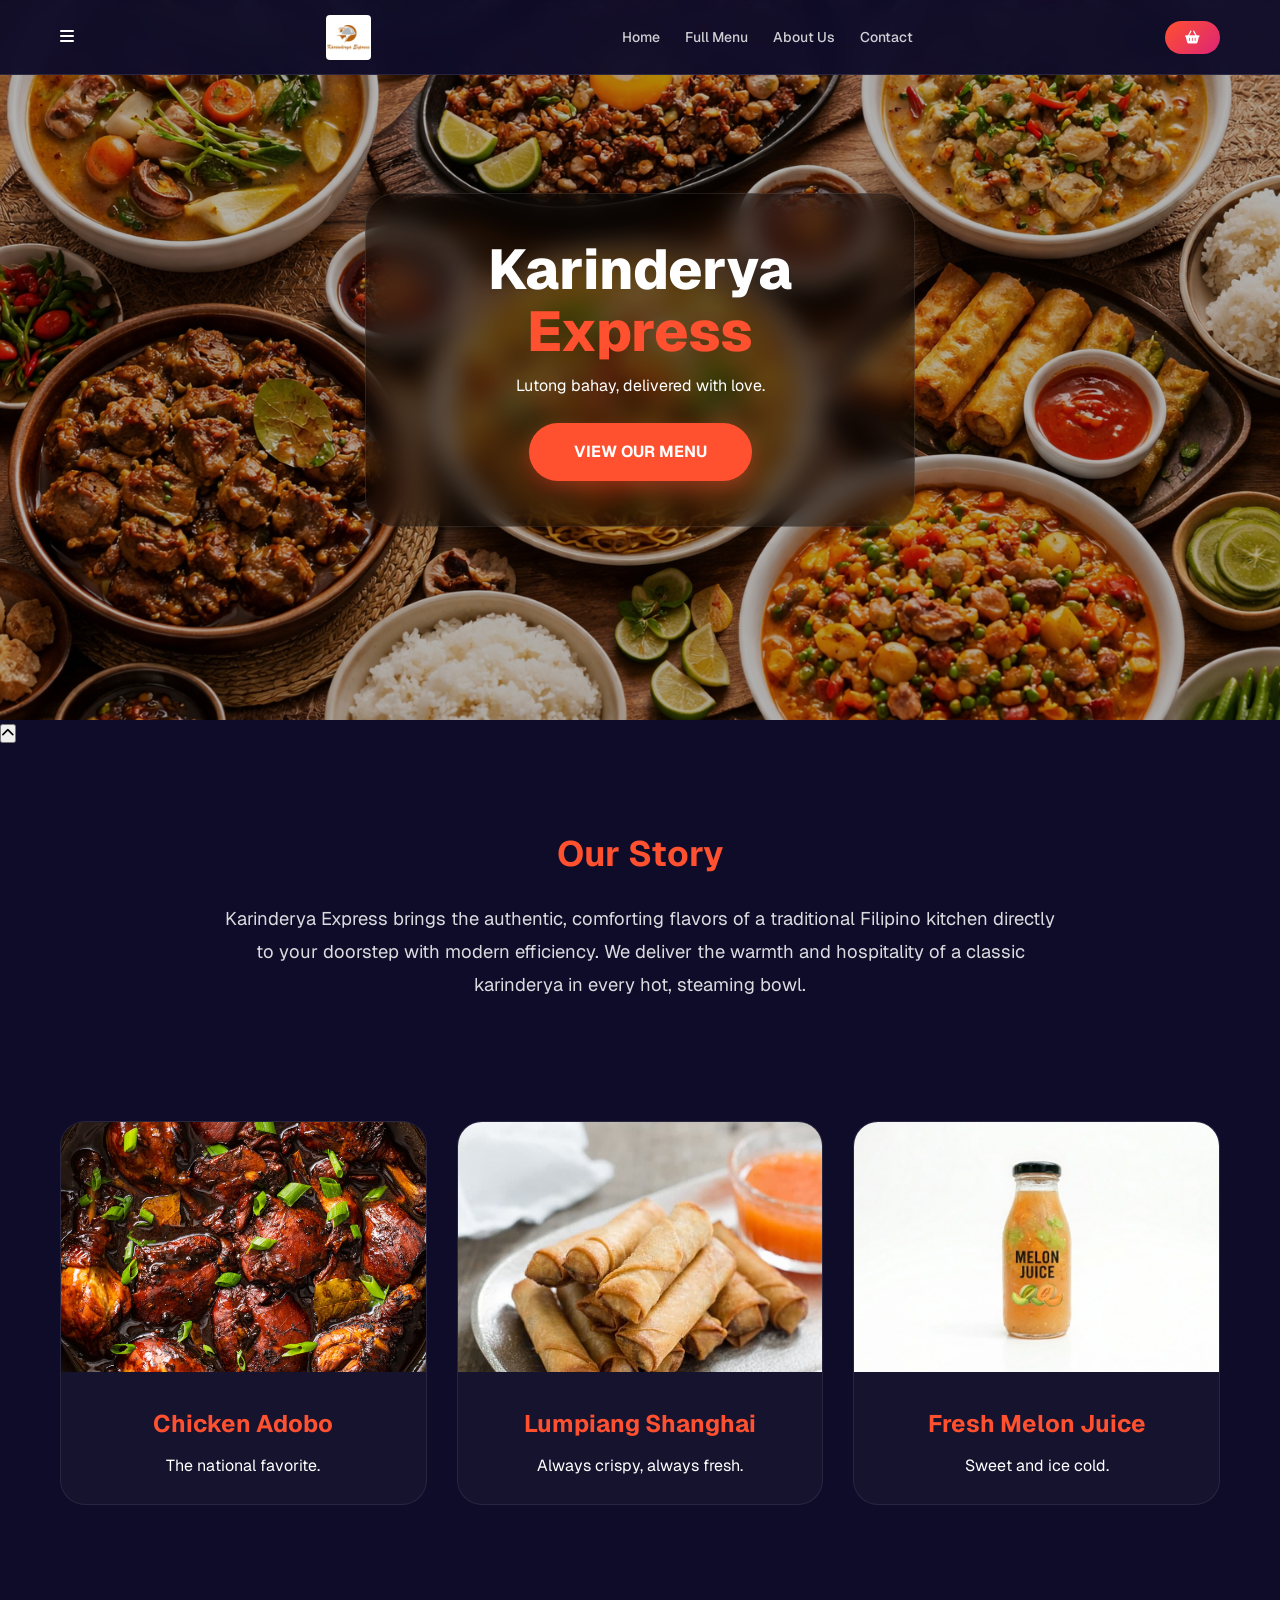
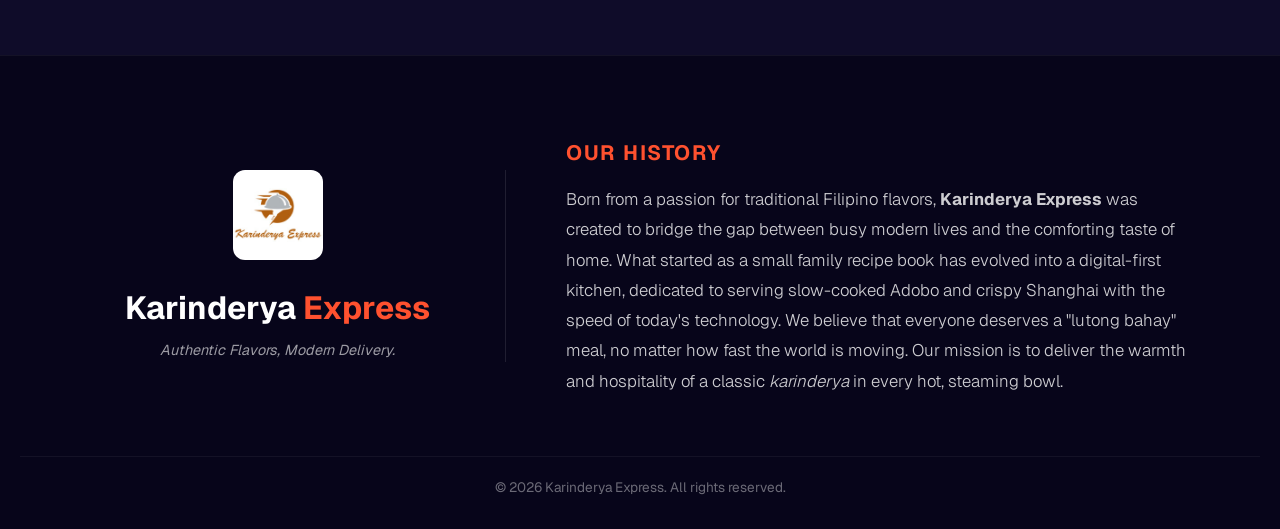
<file: index.html>
<!DOCTYPE html>
<html lang="en">
<head>
  <meta charset="UTF-8">
  <meta name="viewport" content="width=device-width, initial-scale=1.0, maximum-scale=1.0, user-scalable=no">
  <title>Karinderya Express | Authentic Filipino Comfort</title>
  
  <link href="https://fonts.googleapis.com/css2?family=Geist:wght@300;400;600;700&display=swap" rel="stylesheet">
  <link rel="stylesheet" href="https://cdnjs.cloudflare.com/ajax/libs/font-awesome/6.0.0/css/all.min.css">
  
  <style>
    * { box-sizing: border-box; margin: 0; padding: 0; }
    body { font-family: 'Geist', sans-serif; background: #0f0c29; color: #fff; overflow-x: hidden; line-height: 1.6; }

    /* ==========================================
       FIXED NAVIGATION
       ========================================== */
    header {
      position: fixed; top: 0; left: 0; width: 100%; height: 75px;
      z-index: 10000 !important; background: rgba(15, 12, 41, 0.96);
      backdrop-filter: blur(12px); border-bottom: 1px solid rgba(255, 255, 255, 0.1);
      display: flex; align-items: center;
    }
    .nav-container {
      max-width: 1200px; width: 100%; margin: 0 auto;
      display: flex; justify-content: space-between; align-items: center; padding: 0 20px;
    }
    .logo img { height: 45px; display: block; border-radius: 4px; }
    .nav-menu { display: flex; list-style: none; gap: 25px; }
    .nav-menu a { color: #fff; text-decoration: none; font-size: 14px; font-weight: 500; opacity: 0.8; transition: 0.3s; }
    .nav-menu a:hover { opacity: 1; color: #ff512f; }

    .cart-btn {
      background: linear-gradient(135deg, #ff512f, #dd2476);
      padding: 10px 20px; border-radius: 50px; color: white;
      text-decoration: none; font-weight: 700; display: flex; gap: 8px; font-size: 13px;
    }

    /* ==========================================
       LIVE IMAGE SLIDER (Updated)
       ========================================== */
    .hero-slider { position: relative; width: 100%; height: 80vh; overflow: hidden; background: #000; }
    
    .slide {
      position: absolute; inset: 0; opacity: 0;
      transition: opacity 1.5s ease-in-out, transform 4s ease-out;
      background-size: cover; background-position: center;
      display: flex; align-items: center; justify-content: center;
      transform: scale(1.1); /* Subtle zoom start */
      z-index: 1;
    }
    
    /* When active, fade in and zoom in slightly */
    .slide.active { 
      opacity: 1; 
      transform: scale(1); 
      z-index: 2; 
    }

    .slide-content {
      position: relative; z-index: 10;
      background: rgba(0, 0, 0, 0.4); backdrop-filter: blur(12px);
      -webkit-backdrop-filter: blur(12px);
      padding: 45px; border-radius: 30px; text-align: center;
      max-width: 550px; margin: 0 20px; border: 1px solid rgba(255,255,255,0.1);
    }
    .slide-content h1 { font-size: clamp(2.2rem, 8vw, 3.5rem); margin-bottom: 10px; font-weight: 800; line-height: 1.1; }
    .slide-content span { color: #ff512f; }
    .btn-order {
      display: inline-block; margin-top: 25px; padding: 16px 45px;
      background: #ff512f; color: white; text-decoration: none;
      border-radius: 50px; font-weight: 700; text-transform: uppercase;
      box-shadow: 0 8px 20px rgba(255, 81, 47, 0.4);
      transition: 0.3s ease;
    }
    .btn-order:hover { transform: scale(1.05); background: #ff6a4d; }

    /* ==========================================
       SECTIONS
       ========================================== */
    .about-summary { padding: 80px 25px; max-width: 900px; margin: 0 auto; text-align: center; }
    .about-summary h2 { color: #ff512f; margin-bottom: 20px; font-size: 2.2rem; }
    .about-summary p { font-size: 1.15rem; color: rgba(255,255,255,0.85); line-height: 1.8; }

    .menu-highlights { padding: 40px 20px 100px; max-width: 1200px; margin: 0 auto; }
    .grid { display: grid; grid-template-columns: repeat(auto-fit, minmax(300px, 1fr)); gap: 30px; }
    
    .food-card {
      background: rgba(255,255,255,0.03); border-radius: 25px; overflow: hidden;
      border: 1px solid rgba(255,255,255,0.08); transition: 0.4s ease;
    }
    .food-card:hover { transform: translateY(-10px); border-color: #ff512f; background: rgba(255,255,255,0.06); }
    .food-card img { width: 100%; height: 250px; object-fit: cover; transition: 0.5s; }
    .food-card:hover img { transform: scale(1.08); }
    .food-info { padding: 25px; text-align: center; }
    .food-info h3 { margin-bottom: 10px; font-size: 1.5rem; color: #ff512f; }

    @media (max-width: 768px) {
      .nav-menu { display: none; }
      .hero-slider { height: 75vh; }
      .slide-content { padding: 30px 20px; }
    }

    /* ==========================================
       CLEAN FOOTER STYLING
       ========================================== */
    .main-footer {
      background: #07051a;
      padding: 80px 20px 30px;
      border-top: 1px solid rgba(255, 255, 255, 0.05);
      margin-top: 50px;
    }

    .footer-container {
      max-width: 1100px;
      margin: 0 auto;
      display: grid;
      grid-template-columns: 1fr 1.5fr; /* Logo on left, Story on right */
      gap: 60px;
      align-items: center;
    }

    /* Brand Section */
    .footer-brand {
      text-align: center;
      border-right: 1px solid rgba(255, 255, 255, 0.1);
      padding-right: 40px;
    }

    .footer-logo {
      height: 90px;
      margin-bottom: 15px;
      border-radius: 12px;
      transition: transform 0.3s ease;
    }
    
    .footer-name { font-size: 2rem; margin-bottom: 5px; }
    .footer-name span { color: #ff512f; }
    .footer-tagline { font-size: 0.9rem; opacity: 0.6; font-style: italic; }

    /* Story Section */
    .footer-story h3 { 
      color: #ff512f; 
      margin-bottom: 15px; 
      font-size: 1.3rem; 
      text-transform: uppercase; 
      letter-spacing: 1.5px; 
    }
    .footer-story p { 
      font-size: 1.05rem; 
      line-height: 1.8; 
      opacity: 0.8; 
      font-weight: 300;
    }

    /* Bottom Copyright */
    .footer-bottom {
      text-align: center;
      margin-top: 60px;
      padding-top: 20px;
      border-top: 1px solid rgba(255, 255, 255, 0.05);
    }
    
    .copyright { font-size: 0.85rem; opacity: 0.4; }

    /* Mobile Footer Adjustment */
    @media (max-width: 850px) {
      .footer-container {
        grid-template-columns: 1fr;
        text-align: center;
        gap: 40px;
      }
      .footer-brand {
        border-right: none;
        padding-right: 0;
        border-bottom: 1px solid rgba(255, 255, 255, 0.1);
        padding-bottom: 40px;
      }
    }
@media (max-width: 768px) {
  .nav-container {
    display: flex;
    justify-content: space-between; /* Spreads Toggle, Logo, and Cart */
    align-items: center;
    width: 100%;
  }

  .menu-toggle {
    display: block;
    order: 1; /* Leftmost position */
    width: 40px; /* Gives it a consistent hit area */
  }

  .logo {
    order: 2; /* Centered position */
    position: absolute;
    left: 50%;
    transform: translateX(-50%);
  }

  .cart-btn {
    order: 3; /* Rightmost position */
    z-index: 10;
  }

  .nav-menu {
    position: fixed;
    top: 75px;
    left: -100%; /* Now slides in from the LEFT */
    right: auto;
    background: rgba(15, 12, 41, 0.98);
    backdrop-filter: blur(15px);
    width: 80%;
    height: 100vh;
    flex-direction: column;
    padding-top: 50px;
    transition: 0.4s ease-in-out;
    border-right: 1px solid rgba(255, 255, 255, 0.1);
    display: flex;
  }

  .nav-menu.active {
    left: 0; /* Slides into view */
  }
}

  </style>
</head>
<body>

  <header>
  <div class="nav-container">
    <div class="menu-toggle" id="mobile-menu">
      <i class="fas fa-bars"></i>
    </div>

    <div class="logo">
      <a href="index.html"><img src="images/LOGO1.jpg" alt="Karinderya Express Logo"></a>
    </div>

    <ul class="nav-menu" id="nav-list">
      <li><a href="index.html">Home</a></li>
      <li><a href="menu.html">Full Menu</a></li>
      <li><a href="aboutus.html">About Us</a></li>
      <li><a href="contact.html">Contact  </a></li>
    </ul>

    <a href="checkout.html" class="cart-btn">
      <i class="fas fa-shopping-basket"></i>
  
    </a>
  </div>
</header>

  <section class="hero-slider">
    <div class="slide active" style="background-image: linear-gradient(rgba(0,0,0,0.3), rgba(0,0,0,0.3)), url('images/hero.png');">
      <div class="slide-content">
        <h1>Karinderya <span>Express</span></h1>
        <p>Lutong bahay, delivered with love.</p>
        <a href="menu.html" class="btn-order">View Our Menu</a>
      </div>
    </div>

    <div class="slide" style="background-image: linear-gradient(rgba(0,0,0,0.4), rgba(0,0,0,0.4)), url('images/adobo.jpg');">
      <div class="slide-content">
        <h1>Signature <span>Adobo</span></h1>
        <p>Generational recipes, slow-braised to perfection.</p>
        <a href="menu.html" class="btn-order">Order Now</a>
      </div>
    </div>

    <div class="slide" style="background-image: linear-gradient(rgba(0,0,0,0.4), rgba(0,0,0,0.4)), url('images/shanghai.jpg');">
      <div class="slide-content">
        <h1>Crispy <span>Shanghai</span></h1>
        <p>The ultimate crunch in every bite.</p>
        <a href="menu.html" class="btn-order">Order Now</a>
      </div>
    </div>

    <div class="slide" style="background-image: linear-gradient(rgba(0,0,0,0.4), rgba(0,0,0,0.4)), url('images/melon.jpg');">
      <div class="slide-content">
        <h1>Fresh <span>Melon</span></h1>
        <p>Refreshing house-made juice to beat the heat.</p>
        <a href="menu.html" class="btn-order">Order Now</a>
      </div>
    </div>
  </section>

  <button id="backToTop" title="Go to top"><i class="fas fa-chevron-up"></i></button>

  <section class="about-summary">
    <h2>Our Story</h2>
    <p>
      Karinderya Express brings the authentic, comforting flavors of a traditional Filipino kitchen directly to your doorstep with modern efficiency. 
      We deliver the warmth and hospitality of a classic karinderya in every hot, steaming bowl.
    </p>
  </section>

  <section class="menu-highlights">
    <div class="grid">
      <div class="food-card">
        <img src="images/adobo.jpg" alt="Chicken Adobo">
        <div class="food-info">
          <h3>Chicken Adobo</h3>
          <p>The national favorite.</p>
        </div>
      </div>
      <div class="food-card">
        <img src="images/shanghai.jpg" alt="Lumpiang Shanghai">
        <div class="food-info">
          <h3>Lumpiang Shanghai</h3>
          <p>Always crispy, always fresh.</p>
        </div>
      </div>
      <div class="food-card">
        <img src="images/melon.jpg" alt="Melon Juice">
        <div class="food-info">
          <h3>Fresh Melon Juice</h3>
          <p>Sweet and ice cold.</p>
        </div>
      </div>
    </div>
  </section>
<footer class="main-footer">
    <div class="footer-container">
      
      <div class="footer-brand">
        <img src="images/LOGO1.jpg" alt="Karinderya Express Logo" class="footer-logo">
        <h2 class="footer-name">Karinderya <span>Express</span></h2>
        <p class="footer-tagline">Authentic Flavors, Modern Delivery.</p>
      </div>

      <div class="footer-story">
        <h3>Our History</h3>
        <p>
          Born from a passion for traditional Filipino flavors, <strong>Karinderya Express</strong> 
          was created to bridge the gap between busy modern lives and the comforting taste of home. 
          What started as a small family recipe book has evolved into a digital-first kitchen, 
          dedicated to serving slow-cooked Adobo and crispy Shanghai with the speed of today's 
          technology. We believe that everyone deserves a "lutong bahay" meal, no matter how 
          fast the world is moving. Our mission is to deliver the warmth and hospitality of a 
          classic <i>karinderya</i> in every hot, steaming bowl.
        </p>
      </div>

    </div>
    
    <div class="footer-bottom">
      <p class="copyright">&copy; 2026 Karinderya Express. All rights reserved.</p>
    </div>
  </footer>
  <script>
    const slides = document.querySelectorAll('.slide');
    let currentSlide = 0;
    const slideInterval = 5000; // 5 seconds per slide

    function nextSlide() {
      // Remove active class from current slide
      slides[currentSlide].classList.remove('active');
      
      // Move to next slide
      currentSlide = (currentSlide + 1) % slides.length;
      
      // Add active class to next slide
      slides[currentSlide].classList.add('active');
    }

    // Initialize the loop
    setInterval(nextSlide, slideInterval);

    const menuToggle = document.getElementById('mobile-menu');
const navList = document.getElementById('nav-list');

menuToggle.addEventListener('click', () => {
  navList.classList.toggle('active');
  
  const icon = menuToggle.querySelector('i');
  if (navList.classList.contains('active')) {
    icon.classList.replace('fa-bars', 'fa-times');
  } else {
    icon.classList.replace('fa-times', 'fa-bars');
  }
});
  </script>

</body>
</html>
</file>
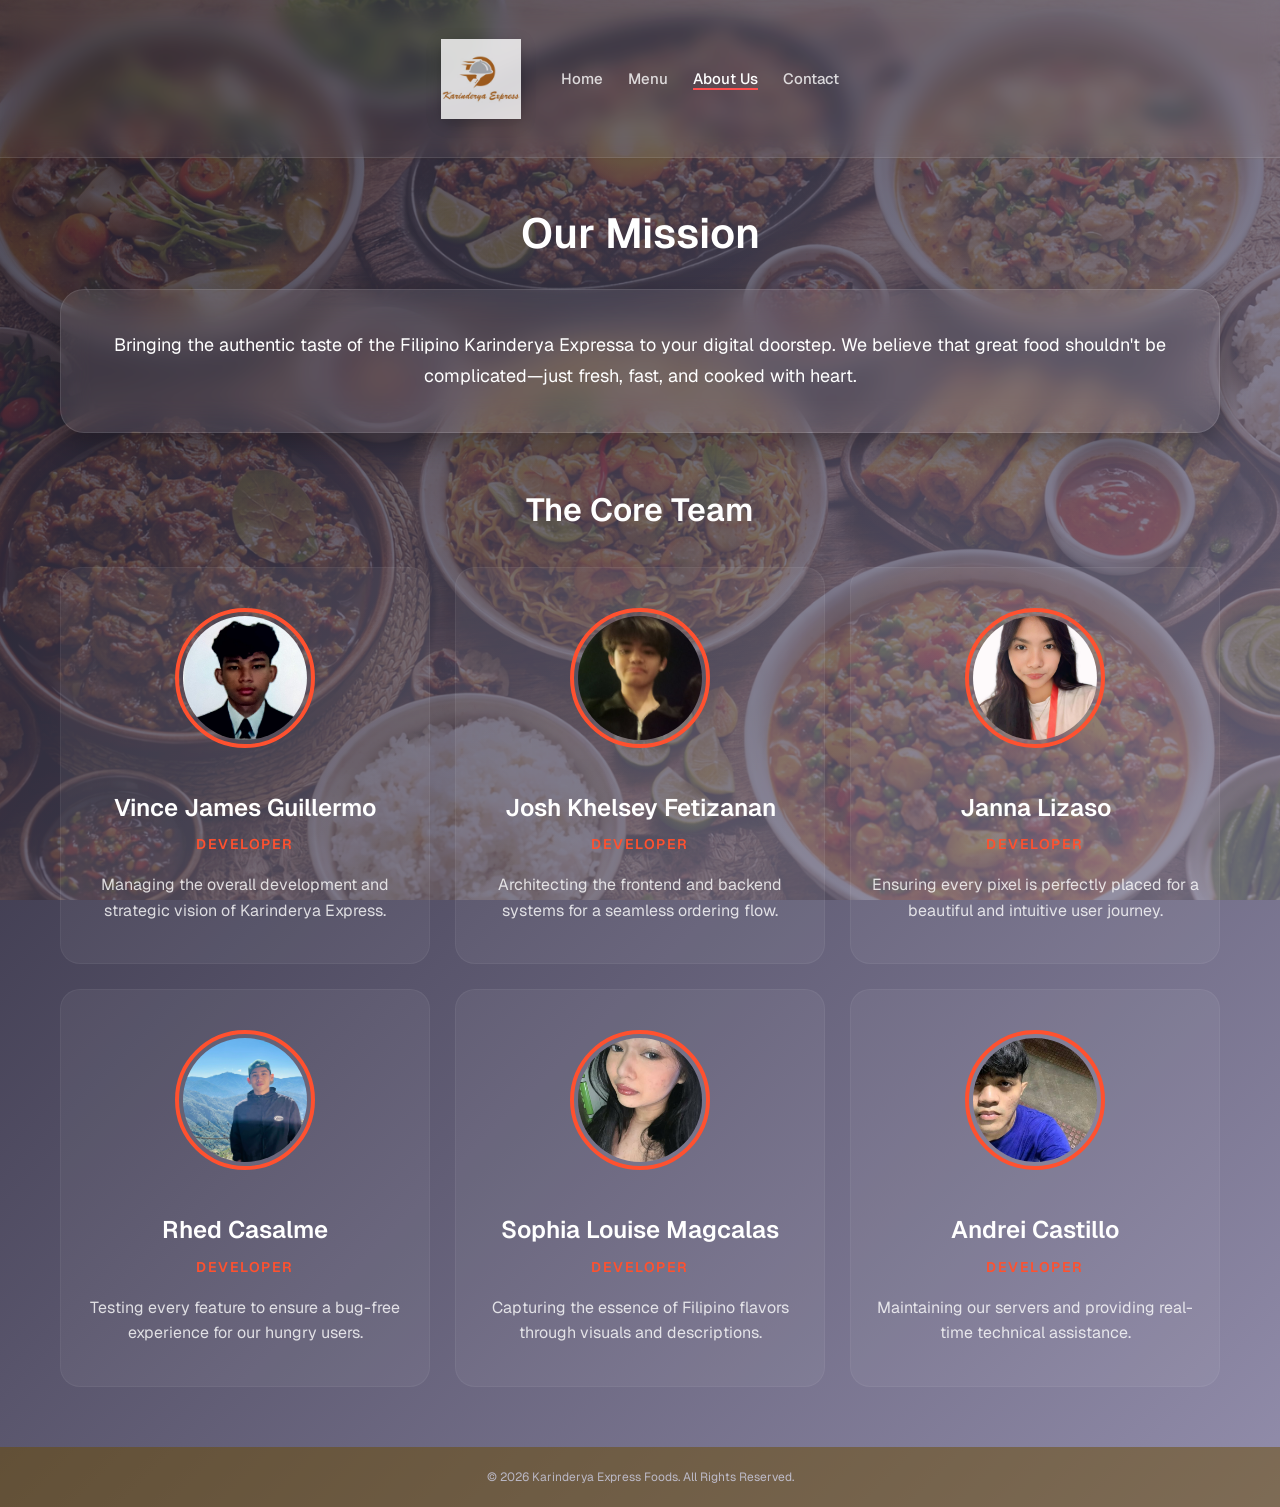
<file: aboutus.html>
<!DOCTYPE html>
<html lang="en">
<head>
    <meta charset="UTF-8">
    <meta name="viewport" content="width=device-width, initial-scale=1.0">
    <title>About Us - Karinderya Express Foods</title>
    
    <link href="https://fonts.googleapis.com/css2?family=Geist:wght@400;500;600&display=swap" rel="stylesheet">
    
    <link rel="stylesheet" href="style.css">

    <style>
        /* ================================================================
           1. CORE BASE STYLES
           ================================================================
        */
        body {
            font-family: 'Geist', sans-serif;
            margin: 0;
            padding: 0;
            background: linear-gradient(135deg, #1f1c2c, #928dab);
            color: #fff;
            min-height: 100vh;
            line-height: 1.7;
            font-size: 18px;
            overflow-x: hidden; /* Prevents horizontal scroll on mobile */
        }

        /* ================================================================
           2. FIXED HEADER (EXACT MATCH)
           ================================================================
        */
        header {
            background: rgba(255, 255, 255, 0.05);
            backdrop-filter: blur(10px);
            -webkit-backdrop-filter: blur(10px);
            border-bottom: 1px solid rgba(255, 255, 255, 0.1);
            position: sticky;
            top: 0;
            z-index: 2000;
            width: 100%;
        }

        .left-nav {
            display: flex;
            align-items: center;
            justify-content: space-between;
            max-width: 1200px;
            margin: auto;
            padding: 15px 20px;
        }

        .left-nav h1 {
            font-size: 24px;
            font-weight: 600;
            margin: 0;
            letter-spacing: -0.5px;
        }

        .left-nav ul {
            display: flex;
            gap: 25px;
            list-style: none;
            margin: 0;
            padding: 0;
        }

        .left-nav a {
            color: #fff !important;
            text-decoration: none;
            opacity: 0.8;
            font-size: 15px;
            transition: 0.3s ease;
        }

        .left-nav a:hover, .nav-active {
            opacity: 1 !important;
        }

        .nav-active {
            border-bottom: 2px solid #ff4d4d;
        }

        /* ================================================================
           3. CONTAINER & GLASS CARDS
           ================================================================
        */
        .container {
            max-width: 1200px;
            margin: 40px auto;
            padding: 0 20px;
            box-sizing: border-box;
        }

        .about-header {
            text-align: center;
            margin-bottom: 50px;
        }

        .about-header h1 {
            font-size: 42px;
            font-weight: 600;
            margin-bottom: 20px;
        }

        .glass-card {
            background: rgba(255, 255, 255, 0.08);
            border-radius: 24px;
            padding: 40px;
            backdrop-filter: blur(15px);
            -webkit-backdrop-filter: blur(15px);
            box-shadow: 0 10px 30px rgba(0, 0, 0, 0.3);
            border: 1px solid rgba(255, 255, 255, 0.1);
            margin-bottom: 40px;
            text-align: center;
        }

        /* ================================================================
           4. TEAM GRID (6 MEMBERS - MOBILE OPTIMIZED)
           ================================================================
        */
        .team-grid {
            display: grid;
            /* Auto-fit handles the number of columns based on screen width */
            grid-template-columns: repeat(auto-fit, minmax(280px, 1fr));
            gap: 25px;
            margin-top: 30px;
        }

        .team-card {
            background: rgba(255, 255, 255, 0.05);
            border-radius: 20px;
            padding: 40px 20px;
            border: 1px solid rgba(255, 255, 255, 0.05);
            text-align: center;
            transition: transform 0.3s ease, background 0.3s ease;
        }

        .team-card:hover {
            transform: translateY(-8px);
            background: rgba(255, 255, 255, 0.1);
            border-color: #ff4d4d;
        }

       .member-img {
    width: 140px;
    height: 140px;
    aspect-ratio: 1 / 1; /* Forces the space to stay a square */
    border-radius: 50%;
    object-fit: cover;
    margin-bottom: 20px;
    border: 4px solid #ff512f;
    padding: 4px;
    background: rgba(255,255,255,0.05); /* Placeholder color */
    display: inline-block; /* Prevents collapse */
}

        .team-card h3 {
            font-size: 24px;
            margin: 10px 0 5px 0;
            font-weight: 600;
        }

        .team-card span {
            display: block;
            color: #ff512f;
            font-size: 14px;
            font-weight: 600;
            text-transform: uppercase;
            letter-spacing: 1.5px;
            margin-bottom: 15px;
        }

        .team-card p {
            font-size: 16px;
            opacity: 0.8;
            line-height: 1.6;
            margin: 0;
        }

        /* ================================================================
           5. MOBILE BREAKPOINTS (THE KEY FOR MOBILE READY)
           ================================================================
        */
        @media (max-width: 768px) {
            .left-nav {
                flex-direction: column;
                gap: 15px;
                padding: 15px 10px;
            }

            .left-nav ul {
                gap: 15px;
                width: 100%;
                justify-content: center;
            }

            .about-header h1 {
                font-size: 32px;
            }

            .glass-card {
                padding: 30px 20px;
                font-size: 16px;
            }

            .container {
                margin: 20px auto;
            }

            .team-grid {
                grid-template-columns: 1fr; /* Force 1 column on mobile */
                gap: 20px;
            }

            .team-card {
                padding: 30px 20px;
            }
        }

        footer {
            margin-top: 60px;
            text-align: center;
            padding: 20px;
            opacity: 0.5;
            font-size: 12px;
        }

        /* Updated Logo Style */
.nav-logo {
    height: 80px;    /* Increased from 50px to 80px */
    width: auto;     /* Maintains aspect ratio */
    display: block;
    transition: transform 0.3s ease;
    filter: drop-shadow(0px 4px 8px rgba(0,0,0,0.3)); /* Adds depth */
}

.nav-logo:hover {
    transform: scale(1.05);
}

/* Adjust the header to fit the bigger logo */
header {
    background: rgba(255, 255, 255, 0.05);
    backdrop-filter: blur(10px);
    -webkit-backdrop-filter: blur(10px);
    border-bottom: 1px solid rgba(255, 255, 255, 0.1);
    position: sticky;
    top: 0;
    z-index: 2000;
    width: 100%;
    padding: 10px 0; /* Added padding to give the bigger logo room to breathe */
}

.left-nav {
    display: flex;
    align-items: center;
    justify-content: space-between;
    max-width: 1200px;
    margin: auto;
    padding: 0 20px; /* Removed vertical padding here since header handles it */
}
    </style>
</head>
<body>

    <header>
        <div class="left-nav">
            <div class="logo-container">
    <a href="index.html">
        <img src="images/LOGO1.jpg" alt="Karinderya Express Logo" class="nav-logo">
    </a>
</div>
            <nav>
                <ul>
                    <li><a href="index.html">Home</a></li>
                    <li><a href="menu.html">Menu</a></li>
                    <li><a href="about.html" class="nav-active">About Us</a></li>
                    <li><a href="contact.html">Contact</a></li>
                </ul>
            </nav>
        </div>
    </header>

    <div class="container">
        <div class="about-header">
            <h1>Our Mission</h1>
            <div class="glass-card">
                <p>Bringing the authentic taste of the Filipino Karinderya Expressa to your digital doorstep. We believe that great food shouldn't be complicated—just fresh, fast, and cooked with heart.</p>
            </div>
        </div>

        <h2 style="text-align: center; margin-bottom: 30px; font-weight: 600; font-size: 32px;">The Core Team</h2>

        <div class="team-grid">
            <div class="team-card">
                <img src="images/vince.jpg" onerror="this.src='https://via.placeholder.com/150'" class="member-img" alt="Member Name">
                <h3>Vince James Guillermo</h3>
                <span>Developer</span>
                <p>Managing the overall development and strategic vision of Karinderya Express.</p>
            </div>

            <div class="team-card">
                <img src="images/Josh.jpg" onerror="this.src='https://via.placeholder.com/150'" class="member-img" alt="Member Name">
                <h3>Josh Khelsey Fetizanan</h3>
                <span>Developer</span>
                <p>Architecting the frontend and backend systems for a seamless ordering flow.</p>
            </div>

            <div class="team-card">
                <img src="images/Janna.jpg" onerror="this.src='https://via.placeholder.com/150'" class="member-img" alt="Member Name">
                <h3>Janna Lizaso</h3>
                <span>Developer</span>
                <p>Ensuring every pixel is perfectly placed for a beautiful and intuitive user journey.</p>
            </div>

            <div class="team-card">
                <img src="images/Rhed.jpg" onerror="this.src='https://via.placeholder.com/150'" class="member-img" alt="Member Name">
                <h3>Rhed Casalme</h3>
                <span>Developer</span>
                <p>Testing every feature to ensure a bug-free experience for our hungry users.</p>
            </div>

            <div class="team-card">
                <img src="images/sophia.jpg" onerror="this.src='https://via.placeholder.com/150'" class="member-img" alt="Member Name">
                <h3>Sophia Louise Magcalas</h3>
                <span>Developer</span>
                <p>Capturing the essence of Filipino flavors through visuals and descriptions.</p>
            </div>

            <div class="team-card">
                <img src="images/Andrei.jpg" onerror="this.src='https://via.placeholder.com/150'" class="member-img" alt="Member Name">
                <h3>Andrei Castillo</h3>
                <span>Developer</span>
                <p>Maintaining our servers and providing real-time technical assistance.</p>
            </div>
        </div>
    </div>

    <footer>
        <p>&copy; 2026 Karinderya Express Foods. All Rights Reserved.</p>
    </footer>

</body>
</html>
</file>
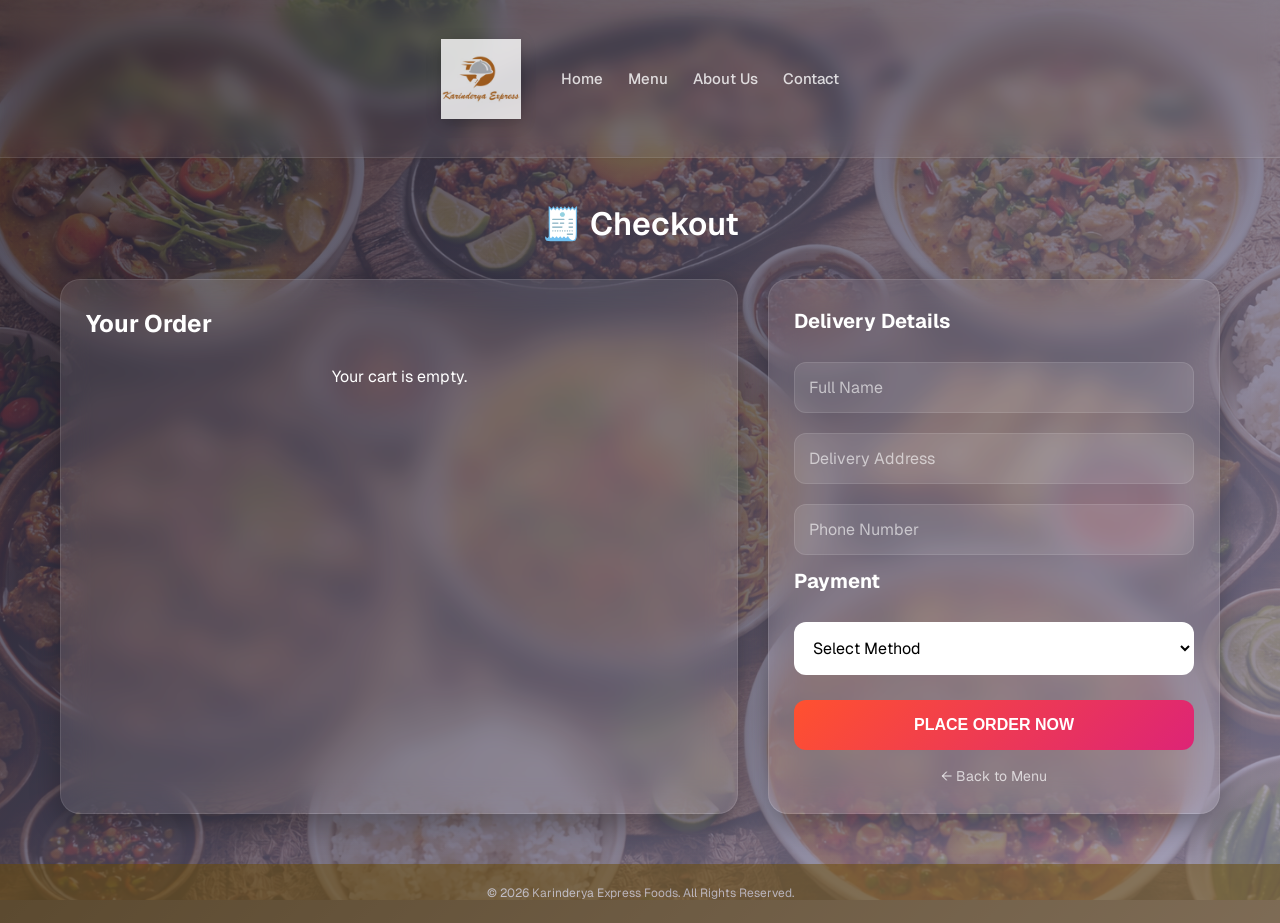
<file: checkout.html>
<!DOCTYPE html>
<html lang="en">
<head>
    <meta charset="UTF-8">
    <meta name="viewport" content="width=device-width, initial-scale=1.0">
    <title>Karinderya Express - Checkout</title>
    
    <link href="https://fonts.googleapis.com/css2?family=Geist:wght@400;500;600&display=swap" rel="stylesheet">
    
    <link rel="stylesheet" href="style.css">

    <style>
        /* ================================================================
           1. CORE BASE STYLES
           ================================================================
        */
        body {
            font-family: 'Geist', sans-serif;
            margin: 0;
            padding: 0;
            background: linear-gradient(135deg, #1f1c2c, #928dab);
            color: #fff;
            min-height: 100vh;
            line-height: 1.6;
        }

        /* ================================================================
           2. FIXED HEADER (MATCHING CONTACT/SUCCESS)
           ================================================================
        */
        header {
            background: rgba(255, 255, 255, 0.05);
            backdrop-filter: blur(10px);
            -webkit-backdrop-filter: blur(10px);
            border-bottom: 1px solid rgba(255, 255, 255, 0.1);
            position: sticky;
            top: 0;
            width: 100%;
            z-index: 2000;
        }

        .left-nav {
            display: flex;
            align-items: center;
            justify-content: space-between;
            max-width: 1200px;
            margin: auto;
            padding: 15px 20px;
        }

        .left-nav h1 {
            font-size: 24px;
            font-weight: 600;
            margin: 0;
            letter-spacing: -0.5px;
            color: #fff;
        }

        .left-nav ul {
            display: flex;
            gap: 25px;
            list-style: none;
            margin: 0;
            padding: 0;
        }

        .left-nav a {
            color: #fff !important;
            text-decoration: none;
            opacity: 0.8;
            font-size: 15px;
            transition: 0.3s ease;
        }

        .left-nav a:hover {
            opacity: 1 !important;
        }

        /* ================================================================
           3. MAIN LAYOUT GRID
           ================================================================
        */

/* Updated for better readability */
.checkout-form input,
.checkout-form select {
    width: 100%;
    padding: 14px;
    margin: 10px 0;
    border-radius: 12px;
    border: 1px solid rgba(255, 255, 255, 0.2); /* Slightly more visible border */
    background: rgba(255, 255, 255, 0.1);
    color: #ffffff; /* High contrast white text */
    box-sizing: border-box;
    outline: none;
    font-family: inherit;
    font-size: 16px; /* Prevents auto-zoom on mobile */
}

/* Make placeholders much clearer */
.checkout-form input::placeholder {
    color: rgba(255, 255, 255, 0.6); /* Increased opacity from 0.4 to 0.6 */
}

/* Fix for Safari/Chrome placeholders */
.checkout-form input::-webkit-input-placeholder {
    color: rgba(255, 255, 255, 0.6);
}

/* Highlight the field when the user clicks it */
.checkout-form input:focus {
    background: rgba(255, 255, 255, 0.15);
    border-color: rgba(255, 255, 255, 0.5);
    box-shadow: 0 0 10px rgba(255, 255, 255, 0.1);
}

        .container {
            max-width: 1200px;
            margin: 40px auto;
            padding: 0 20px;
        }

        .checkout-title {
            text-align: center;
            font-size: 32px;
            margin-bottom: 30px;
            font-weight: 600;
        }

        .checkout-grid {
            display: grid;
            grid-template-columns: 1.2fr 0.8fr;
            gap: 30px;
        }

        /* ================================================================
           4. GLASS CARD COMPONENT
           ================================================================
        */
        .cart-summary, 
        .checkout-form {
            background: rgba(255, 255, 255, 0.08);
            border-radius: 20px;
            padding: 25px;
            backdrop-filter: blur(15px);
            -webkit-backdrop-filter: blur(15px);
            box-shadow: 0 10px 30px rgba(0, 0, 0, 0.3);
            border: 1px solid rgba(255, 255, 255, 0.1);
        }

        .cart-summary-scroll {
            max-height: 400px;
            overflow-y: auto;
            padding-right: 5px;
            margin-bottom: 15px;
        }

        /* Custom Scrollbar for the summary */
        .cart-summary-scroll::-webkit-scrollbar { width: 5px; }
        .cart-summary-scroll::-webkit-scrollbar-thumb { background: rgba(255,255,255,0.2); border-radius: 10px; }

        /* ================================================================
           5. ORDER ITEM STYLING
           ================================================================
        */
        .order-item {
            display: flex;
            justify-content: space-between;
            align-items: center;
            margin: 12px 0;
            padding: 12px;
            border-radius: 12px;
            background: rgba(255, 255, 255, 0.05);
        }

        .item-info {
            display: flex;
            align-items: center;
            gap: 12px;
        }

        .order-item img {
            width: 50px;
            height: 50px;
            object-fit: cover;
            border-radius: 8px;
        }

        .item-controls {
            display: flex;
            align-items: center;
            gap: 10px;
        }

       /* ================================================================
   UPDATED BUTTON STYLING
   ================================================================
*/
.qty-btns {
    display: flex;
    align-items: center;
    gap: 0; /* Removed gap for a "joined" button look */
    background: rgba(255, 255, 255, 0.1);
    border-radius: 8px;
    overflow: hidden;
    border: 1px solid rgba(255, 255, 255, 0.1);
}

.qty-btns button {
    background: rgba(255, 255, 255, 0.1) !important; /* Overriding your red button style for qty only */
    border: none;
    color: white;
    width: 32px;
    height: 32px;
    cursor: pointer;
    font-size: 18px;
    font-weight: 500;
    transition: 0.2s;
    display: flex;
    align-items: center;
    justify-content: center;
}

.qty-btns button:hover {
    background: rgba(255, 255, 255, 0.2) !important;
}

.qty-btns span {
    width: 30px;
    text-align: center;
    font-size: 14px;
    font-weight: 600;
    border-left: 1px solid rgba(255, 255, 255, 0.1);
    border-right: 1px solid rgba(255, 255, 255, 0.1);
    height: 32px;
    display: flex;
    align-items: center;
    justify-content: center;
}

        .item-controls button {
            background: #ff4d4d;
            border: none;
            color: white;
            width: 24px;
            height: 24px;
            border-radius: 4px;
            cursor: pointer;
            font-weight: bold;
        }

        /* ================================================================
           6. FORM INPUTS (MATCHING CONTACT/SUCCESS)
           ================================================================
        */
        .checkout-form h2 { font-size: 20px; margin-bottom: 15px; }

        .checkout-form input,
        .checkout-form select {
            width: 100%;
            padding: 14px;
            margin: 10px 0;
            border-radius: 12px;
            border: 1px solid rgba(255, 255, 255, 0.1);
            background: rgba(255, 255, 255, 0.1);
            color: #fff;
            box-sizing: border-box;
            outline: none;
            font-family: inherit;
        }

        .checkout-form select { background: #fff; color: #000; }

        .checkout-form button[type="submit"] {
            width: 100%;
            padding: 16px;
            border-radius: 12px;
            border: none;
            background: linear-gradient(135deg, #ff512f, #dd2476);
            color: white;
            font-size: 16px;
            font-weight: bold;
            cursor: pointer;
            transition: 0.3s;
            margin-top: 15px;
        }

        .checkout-form button[type="submit"]:hover {
            transform: scale(1.02);
            box-shadow: 0 5px 15px rgba(221, 36, 118, 0.4);
        }

        /* ================================================================
           7. MOBILE RESPONSIVENESS
           ================================================================
        */
        @media (max-width: 768px) {
            .left-nav {
                flex-direction: column;
                gap: 15px;
                padding: 15px 10px;
            }

            .left-nav ul { gap: 15px; }

            .checkout-grid { grid-template-columns: 1fr; }

            .order-item {
                flex-direction: column;
                align-items: flex-start;
                gap: 10px;
            }

            .item-controls {
                width: 100%;
                justify-content: space-between;
            }

            .checkout-title { font-size: 26px; }
        }

        .total {
            text-align: right;
            margin-top: 20px;
            padding-top: 15px;
            font-size: 22px;
            font-weight: bold;
            border-top: 1px dashed rgba(255, 255, 255, 0.2);
        }

        .secondary-btn {
            display: block;
            text-align: center;
            margin-top: 15px;
            color: #fff;
            text-decoration: none;
            opacity: 0.7;
            font-size: 14px;
        }

        footer {
            margin-top: 50px;
            text-align: center;
            padding: 20px;
            opacity: 0.5;
            font-size: 12px;
        }

        /* Updated Logo Style */
.nav-logo {
    height: 80px;    /* Increased from 50px to 80px */
    width: auto;     /* Maintains aspect ratio */
    display: block;
    transition: transform 0.3s ease;
    filter: drop-shadow(0px 4px 8px rgba(0,0,0,0.3)); /* Adds depth */
}

.nav-logo:hover {
    transform: scale(1.05);
}

/* Adjust the header to fit the bigger logo */
header {
    background: rgba(255, 255, 255, 0.05);
    backdrop-filter: blur(10px);
    -webkit-backdrop-filter: blur(10px);
    border-bottom: 1px solid rgba(255, 255, 255, 0.1);
    position: sticky;
    top: 0;
    z-index: 2000;
    width: 100%;
    padding: 10px 0; /* Added padding to give the bigger logo room to breathe */
}

.left-nav {
    display: flex;
    align-items: center;
    justify-content: space-between;
    max-width: 1200px;
    margin: auto;
    padding: 0 20px; /* Removed vertical padding here since header handles it */
}
    </style>
</head>
<body>

    <header>
        <div class="left-nav">
            <div class="logo-container">
    <a href="index.html">
        <img src="images/LOGO1.jpg" alt="Karinderya Express Logo" class="nav-logo">
    </a>
</div>
            <nav>
                <ul>
                    <li><a href="index.html">Home</a></li>
                    <li><a href="menu.html">Menu</a></li>
                    <li><a href="aboutus.html">About Us</a></li>
                    <li><a href="contact.html">Contact</a></li>
                </ul>
            </nav>
        </div>
    </header>

    <div class="container">
        <h1 class="checkout-title">🧾 Checkout</h1>

        <div class="checkout-grid">
            
            <div class="cart-summary" id="cart-summary">
                </div>

            <div class="checkout-form-container">
                <form class="checkout-form" id="checkout-form">
                    <h2>Delivery Details</h2>
                    <input type="text" id="name" placeholder="Full Name" required>
                    <input type="text" id="address" placeholder="Delivery Address" required>
                    <input type="tel" id="phone" placeholder="Phone Number" required>

                    <h2>Payment</h2>
                    <select id="payment" required>
                        <option value="">Select Method</option>
                        <option value="GCash">GCash</option>
                        <option value="Cash on Delivery">Cash on Delivery</option>
                        <option value="Maya">Maya</option>
                    </select>

                    <button type="submit">PLACE ORDER NOW</button>
                    <a href="menu.html" class="secondary-btn">← Back to Menu</a>
                </form>
            </div>
        </div>
    </div>

    <footer>
        <p>&copy; 2026 Karinderya Express Foods. All Rights Reserved.</p>
    </footer>

    <script>
        let cart = JSON.parse(localStorage.getItem("cart")) || {};

       // UPDATED RENDER CART FUNCTION
function renderCart() {
    const summaryDiv = document.getElementById("cart-summary");
    summaryDiv.innerHTML = "<h2>Your Order</h2>";
    
    const scrollContainer = document.createElement("div");
    scrollContainer.className = "cart-summary-scroll";
    
    let total = 0;

    if (Object.keys(cart).length === 0) {
        summaryDiv.innerHTML += `<p style="text-align:center; padding: 20px;">Your cart is empty.</p>`;
        return;
    }

    for (let item in cart) {
        const itemData = cart[item];
        const itemTotal = itemData.price * itemData.qty;
        total += itemTotal;

        // Note: Using button type="button" to prevent form submission
        scrollContainer.innerHTML += `
            <div class="order-item">
                <div class="item-info">
                    <img src="${itemData.img || 'https://via.placeholder.com/60'}" alt="${item}">
                    <div>
                        <span style="font-weight: 500">${item}</span><br>
                        <small style="opacity:0.6">₱${itemData.price}</small>
                    </div>
                </div>
                <div class="item-controls">
                    <div class="qty-btns">
                        <button type="button" onclick="updateQty('${item}', -1)">−</button>
                        <span>${itemData.qty}</span>
                        <button type="button" onclick="updateQty('${item}', 1)">+</button>
                    </div>
                    <span style="font-weight:600; min-width: 80px; text-align: right;">₱${itemTotal.toLocaleString()}</span>
                </div>
            </div>
        `;
    }

    summaryDiv.appendChild(scrollContainer);
    
    // The Total Due section remains exactly as per your design
    const totalDiv = document.createElement("div");
    totalDiv.className = "total";
    totalDiv.innerHTML = `
        <span style="font-size:12px; opacity:0.6; text-transform: uppercase;">Total Due:</span><br>
        ₱${total.toLocaleString()}
    `;
    summaryDiv.appendChild(totalDiv);
}

        function updateQty(item, change) {
            if (!cart[item]) return;
            cart[item].qty += change;
            if (cart[item].qty <= 0) delete cart[item];
            localStorage.setItem("cart", JSON.stringify(cart));
            renderCart();
        }

        document.getElementById("checkout-form").addEventListener("submit", function(e) {
            e.preventDefault();
            if (Object.keys(cart).length === 0) {
                alert("Your cart is empty!");
                return;
            }

            const orderPayload = {
                orderID: 'DF-' + Math.floor(Math.random() * 1000000),
                customer: {
                    name: document.getElementById("name").value,
                    address: document.getElementById("address").value,
                    phone: document.getElementById("phone").value,
                    payment: document.getElementById("payment").value
                },
                items: cart,
                timestamp: new Date().toISOString()
            };

            localStorage.setItem("currentOrder", JSON.stringify(orderPayload));
            localStorage.removeItem("cart");
            window.location.href = "success.html";
        });

        document.addEventListener("DOMContentLoaded", renderCart);
    </script>
</body>
</html>
</file>
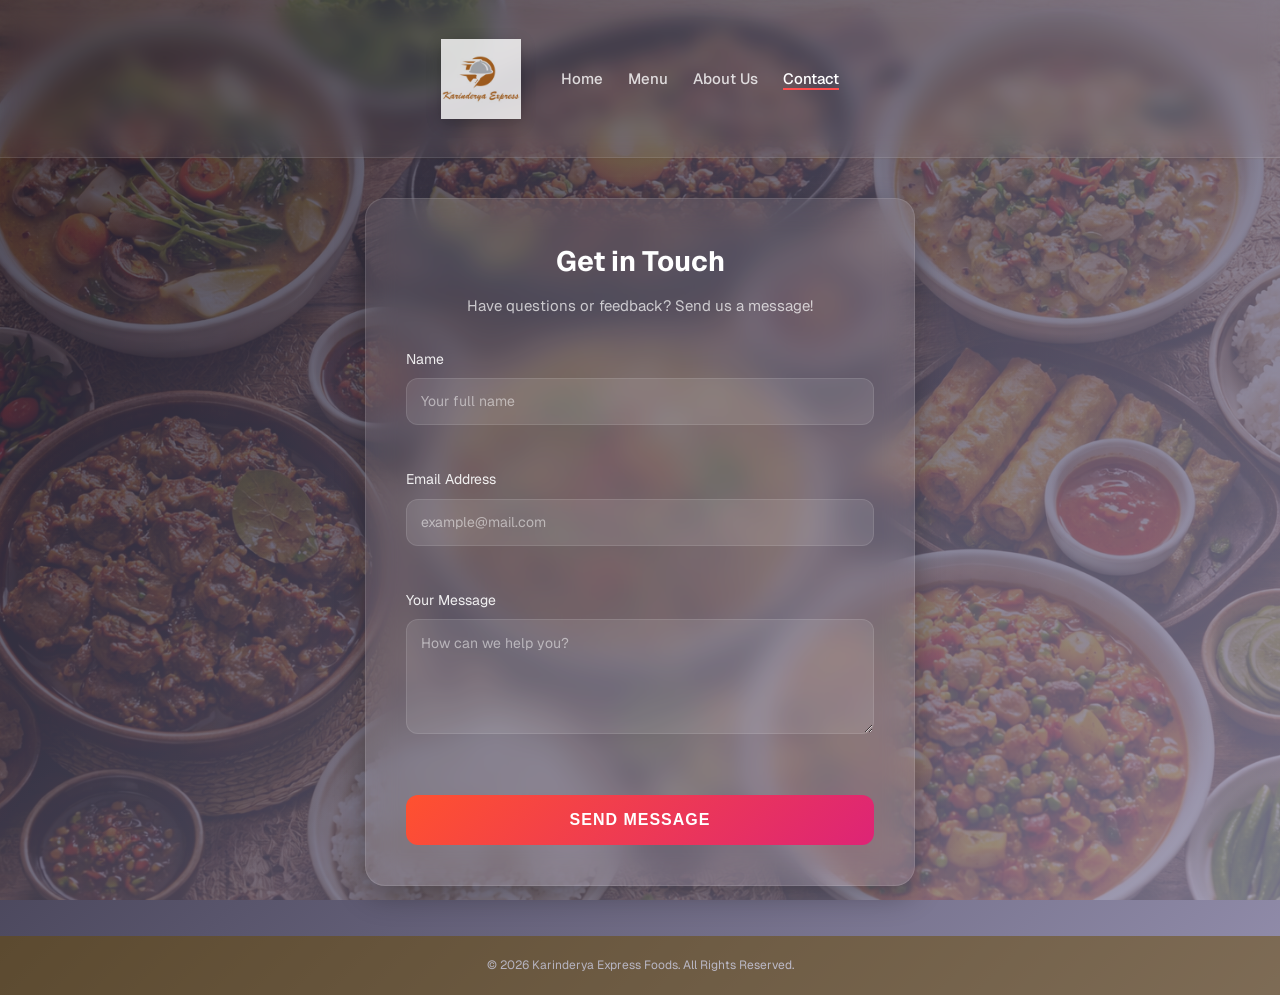
<file: contact.html>
<!DOCTYPE html>
<html lang="en">
<head>
    <meta charset="UTF-8">
    <meta name="viewport" content="width=device-width, initial-scale=1.0">
    <title>Contact Us - Karinderya Express Foods</title>
    
    <link href="https://fonts.googleapis.com/css2?family=Geist:wght@400;500;600&display=swap" rel="stylesheet">
    
    <link rel="stylesheet" href="style.css">

    <style>
        /* ================================================================
           1. CORE BASE STYLES
           ================================================================
        */
        body {
            font-family: 'Geist', sans-serif;
            margin: 0;
            padding: 0;
            background: linear-gradient(135deg, #1f1c2c, #928dab);
            color: #fff;
            min-height: 100vh;
            line-height: 1.6;
        }

        /* ================================================================
           2. FIXED HEADER (MATCHING CHECKOUT)
           ================================================================
        */
        header {
            background: rgba(255, 255, 255, 0.05);
            backdrop-filter: blur(10px);
            -webkit-backdrop-filter: blur(10px);
            border-bottom: 1px solid rgba(255, 255, 255, 0.1);
            position: sticky;
            top: 0;
            z-index: 2000;
            width: 100%;
        }

        .left-nav {
            display: flex;
            align-items: center;
            justify-content: space-between;
            max-width: 1200px;
            margin: auto;
            padding: 15px 20px;
        }

        .left-nav h1 {
            font-size: 24px;
            font-weight: 600;
            margin: 0;
            letter-spacing: -0.5px;
            color: #fff;
        }

        .left-nav ul {
            display: flex;
            gap: 25px;
            list-style: none;
            margin: 0;
            padding: 0;
        }

        .left-nav a {
            color: #fff !important;
            text-decoration: none;
            opacity: 0.8;
            font-size: 15px;
            transition: 0.3s ease;
        }

        .left-nav a:hover, .nav-active {
            opacity: 1 !important;
            color: #fff !important;
        }

        .nav-active {
            border-bottom: 2px solid #ff4d4d;
        }

        /* ================================================================
           3. CONTACT CARD (MATCHING CHECKOUT GLASS DESIGN)
           ================================================================
        */
        .container {
            max-width: 1200px;
            margin: 40px auto;
            padding: 0 20px;
            display: flex;
            justify-content: center;
        }

        .contact-card {
            width: 100%;
            max-width: 550px;
            background: rgba(255, 255, 255, 0.08);
            border-radius: 20px;
            padding: 40px;
            backdrop-filter: blur(15px);
            -webkit-backdrop-filter: blur(15px);
            box-shadow: 0 10px 30px rgba(0, 0, 0, 0.3);
            border: 1px solid rgba(255, 255, 255, 0.1);
            transition: transform 0.3s ease;
        }

        .contact-card:hover {
            transform: translateY(-5px);
            background: rgba(255, 255, 255, 0.1);
        }

        .contact-card h2 {
            margin-top: 0;
            font-size: 28px;
            text-align: center;
            margin-bottom: 10px;
        }

        .contact-card p {
            text-align: center;
            opacity: 0.7;
            margin-bottom: 30px;
            font-size: 15px;
        }

        /* ================================================================
           4. FORM INPUTS (MATCHING CHECKOUT)
           ================================================================
        */
        .form-group {
            margin-bottom: 20px;
        }

        .form-group label {
            display: block;
            margin-bottom: 8px;
            font-size: 14px;
            opacity: 0.9;
        }

        .contact-card input, 
        .contact-card textarea {
            width: 100%;
            padding: 14px;
            background: rgba(255, 255, 255, 0.1);
            border: 1px solid rgba(255, 255, 255, 0.1);
            border-radius: 12px;
            color: #fff;
            font-family: inherit;
            box-sizing: border-box;
            outline: none;
            transition: 0.3s;
        }
/* This targets the placeholder text specifically */
.contact-card input::placeholder, 
.contact-card textarea::placeholder {
    color: rgba(255, 255, 255, 0.5); /* Semi-transparent white */
    font-size: 14px;
}

/* Optional: change color when the user clicks into the box */
.contact-card input:focus::placeholder,
.contact-card textarea:focus::placeholder {
    color: #ff4d4d; /* Matches your theme's red accent */
}



        .contact-card input:focus, 
        .contact-card textarea:focus {
            border-color: #ff4d4d;
            background: rgba(255, 255, 255, 0.15);
        }

        .error-msg {
            color: #ff4d4d;
            font-size: 12px;
            margin-top: 5px;
            display: block;
            min-height: 18px;
        }

        /* ================================================================
           5. BUTTON (MATCHING CHECKOUT GRADIENT)
           ================================================================
        */
        .submit-btn {
            width: 100%;
            padding: 16px;
            border-radius: 12px;
            border: none;
            background: linear-gradient(135deg, #ff512f, #dd2476);
            color: white;
            font-size: 16px;
            font-weight: bold;
            letter-spacing: 1px;
            cursor: pointer;
            transition: 0.3s;
            margin-top: 10px;
        }

        .submit-btn:hover {
            transform: scale(1.02);
            box-shadow: 0 5px 15px rgba(221, 36, 118, 0.4);
        }

        #successMsg {
            display: none;
            text-align: center;
            padding: 20px;
        }


/* Updated Logo Style */
.nav-logo {
    height: 80px;    /* Increased from 50px to 80px */
    width: auto;     /* Maintains aspect ratio */
    display: block;
    transition: transform 0.3s ease;
    filter: drop-shadow(0px 4px 8px rgba(0,0,0,0.3)); /* Adds depth */
}

.nav-logo:hover {
    transform: scale(1.05);
}

/* Adjust the header to fit the bigger logo */
header {
    background: rgba(255, 255, 255, 0.05);
    backdrop-filter: blur(10px);
    -webkit-backdrop-filter: blur(10px);
    border-bottom: 1px solid rgba(255, 255, 255, 0.1);
    position: sticky;
    top: 0;
    z-index: 2000;
    width: 100%;
    padding: 10px 0; /* Added padding to give the bigger logo room to breathe */
}

.left-nav {
    display: flex;
    align-items: center;
    justify-content: space-between;
    max-width: 1200px;
    margin: auto;
    padding: 0 20px; /* Removed vertical padding here since header handles it */
}
/* Ensure the container doesn't push things around */
.logo-container {
    display: flex;
    align-items: center;
}

        /* ================================================================
           6. MOBILE RESPONSIVENESS
           ================================================================
        */
        @media (max-width: 768px) {
            .left-nav {
                flex-direction: column;
                gap: 15px;
                padding: 15px 10px;
            }

            .left-nav ul {
                gap: 15px;
            }

            .container {
                margin: 20px auto;
            }

            .contact-card {
                padding: 25px;
            }
            
            .contact-card h2 {
                font-size: 24px;
            }
        }

        footer {
            margin-top: 50px;
            text-align: center;
            padding: 20px;
            opacity: 0.5;
            font-size: 12px;
        }
    </style>
</head>
<body>

    <header>
        <div class="left-nav">
            <div class="logo-container">
    <a href="index.html">
        <img src="images/LOGO1.jpg" alt="Karinderya Express Logo" class="nav-logo">
    </a>
</div>
            <nav>
                <ul>
                    <li><a href="index.html">Home</a></li>
                    <li><a href="menu.html">Menu</a></li>
                    <li><a href="aboutus.html">About Us</a></li>
                    <li><a href="contact.html" class="nav-active">Contact</a></li>
                </ul>
            </nav>
        </div>
    </header>

    <div class="container">
        <div class="contact-card">
            <div id="formContent">
                <h2>Get in Touch</h2>
                <p>Have questions or feedback? Send us a message!</p>

                <form id="contactForm" novalidate>
                    <div class="form-group">
                        <label for="name">Name</label>
                        <input type="text" id="name" placeholder="Your full name">
                        <span class="error-msg" id="nameError"></span>
                    </div>

                    <div class="form-group">
                        <label for="email">Email Address</label>
                        <input type="email" id="email" placeholder="example@mail.com">
                        <span class="error-msg" id="emailError"></span>
                    </div>

                    <div class="form-group">
                        <label for="message">Your Message</label>
                        <textarea id="message" rows="5" placeholder="How can we help you?"></textarea>
                        <span class="error-msg" id="messageError"></span>
                    </div>

                    <button type="submit" class="submit-btn">SEND MESSAGE</button>
                </form>
            </div>

            <div id="successMsg">
                <h2 style="color: #28a745;">✅ Message Sent!</h2>
                <p>Thank you for reaching out. We will get back to you shortly.</p>
                <button onclick="location.reload()" class="submit-btn" style="background: rgba(255,255,255,0.1); margin-top: 20px;">Send Another</button>
            </div>
        </div>
    </div>

    <footer>
        <p>&copy; 2026 Karinderya Express Foods. All Rights Reserved.</p>
    </footer>

    <script>
        document.getElementById('contactForm').addEventListener('submit', function(e) {
            e.preventDefault();
            
            let isValid = true;
            const name = document.getElementById('name');
            const email = document.getElementById('email');
            const message = document.getElementById('message');

            // Name Validation
            if (name.value.trim().length < 2) {
                document.getElementById('nameError').textContent = "Please enter your name";
                isValid = false;
            } else { document.getElementById('nameError').textContent = ""; }

            // Email Validation
            const emailPattern = /^[^\s@]+@[^\s@]+\.[^\s@]+$/;
            if (!emailPattern.test(email.value)) {
                document.getElementById('emailError').textContent = "Please enter a valid email";
                isValid = false;
            } else { document.getElementById('emailError').textContent = ""; }

            // Message Validation
            if (message.value.trim().length < 10) {
                document.getElementById('messageError').textContent = "Message is too short (min 10 chars)";
                isValid = false;
            } else { document.getElementById('messageError').textContent = ""; }

            if (isValid) {
                document.getElementById('formContent').style.display = 'none';
                document.getElementById('successMsg').style.display = 'block';
            }
        });
    </script>

</body>
</html>
</file>
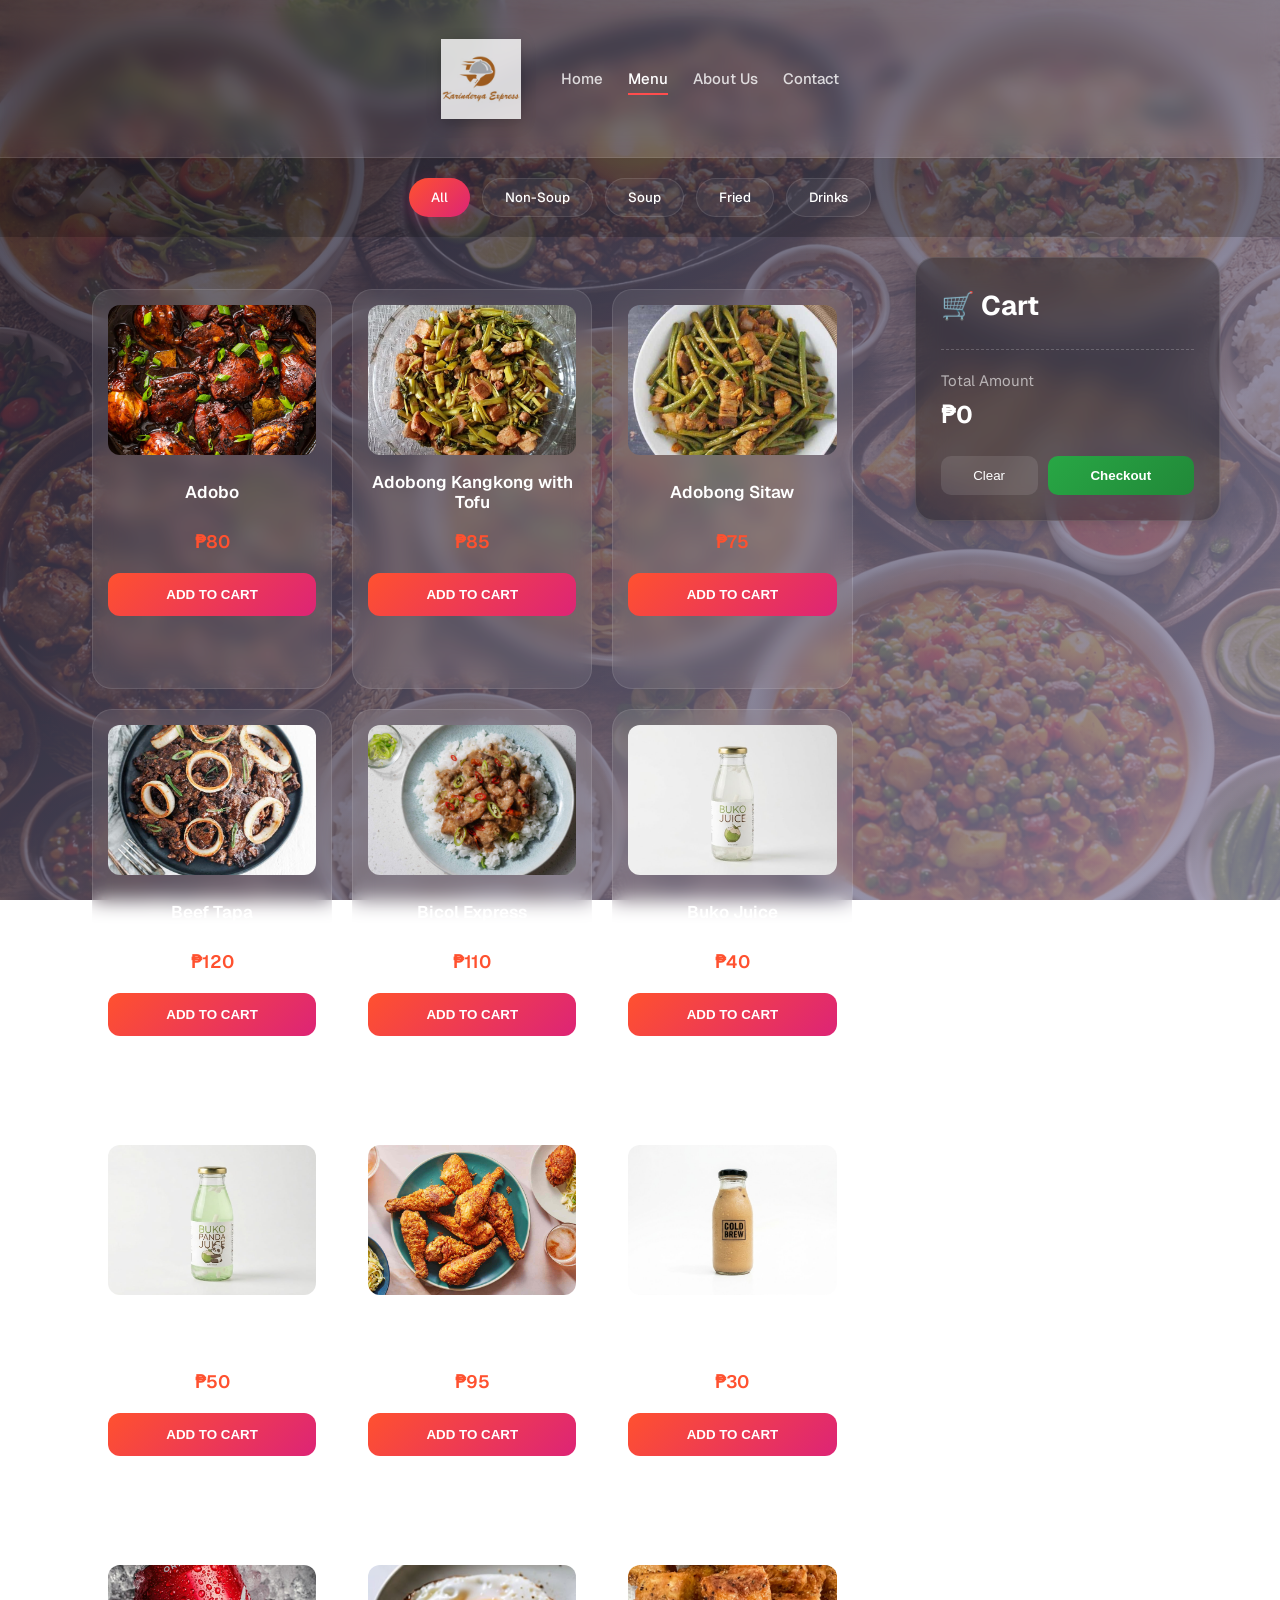
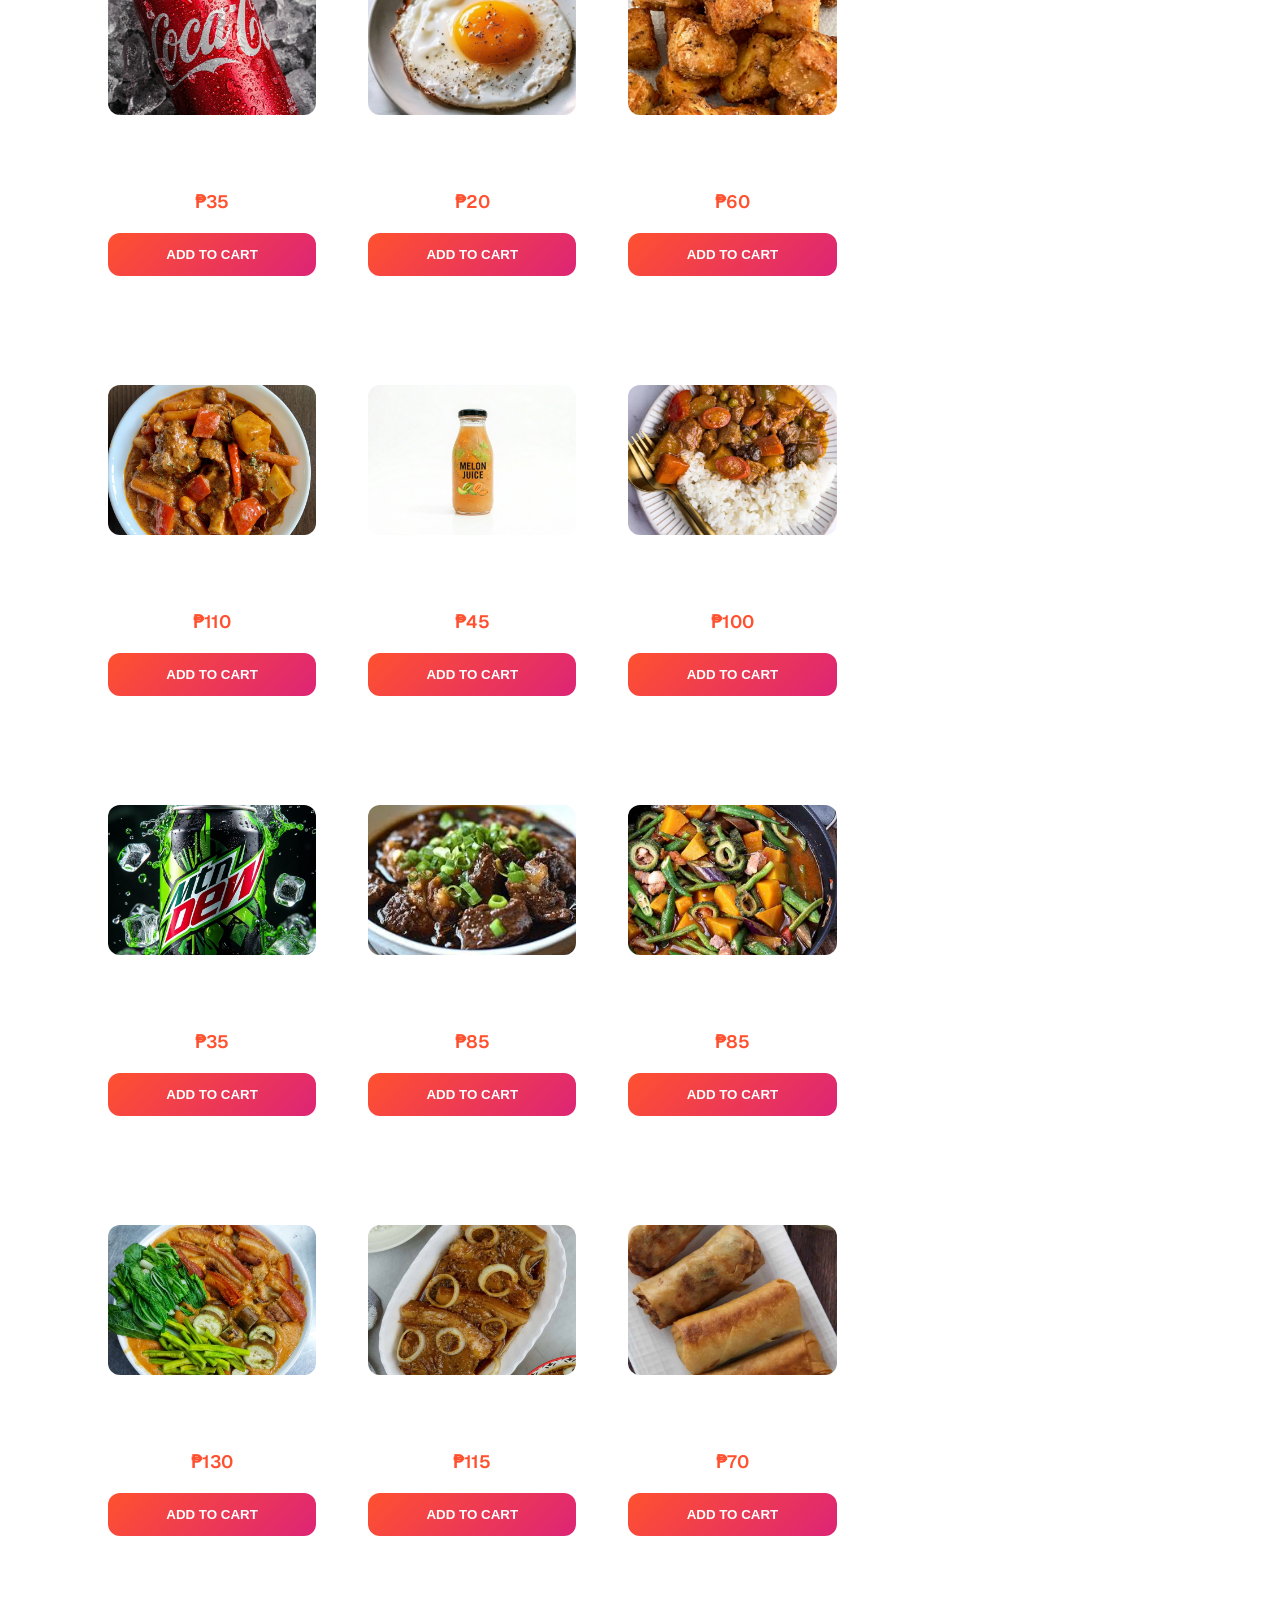
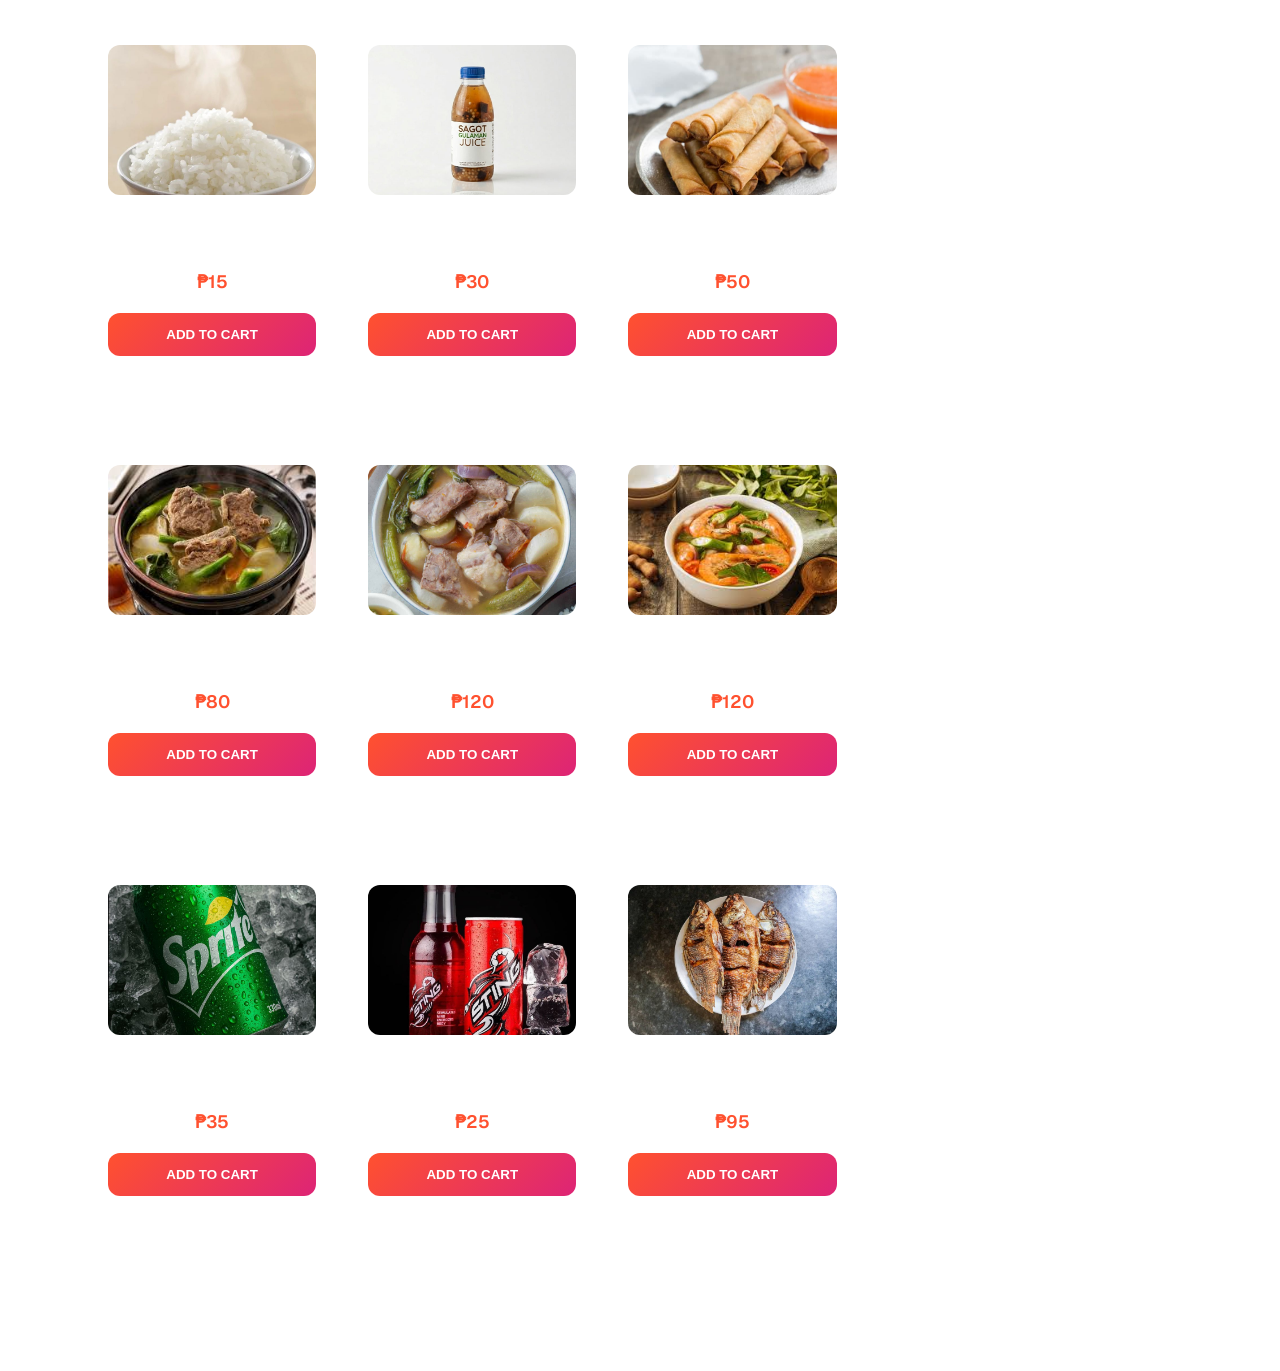
<file: menu.html>
<!DOCTYPE html>
<html lang="en">
<head>
    <meta charset="UTF-8">
    <meta name="viewport" content="width=device-width, initial-scale=1.0">
    <title>Menu - Karinderya Express Foods</title>
    
    <link href="https://fonts.googleapis.com/css2?family=Geist:wght@400;500;600&display=swap" rel="stylesheet">
    <link rel="stylesheet" href="https://cdnjs.cloudflare.com/ajax/libs/font-awesome/6.0.0/css/all.min.css">
    <link rel="stylesheet" href="style.css">

    <style>
        /* ================================================================
           1. CORE BASE STYLES
           ================================================================ */
        body {
            font-family: 'Geist', sans-serif;
            margin: 0;
            padding: 0;
            background: linear-gradient(135deg, #1f1c2c, #928dab);
            background-attachment: fixed;
            color: #fff;
            min-height: 100vh;
            line-height: 1.7;
            font-size: 18px;
            overflow-x: hidden;
        }

        /* ================================================================
           2. FIXED HEADER
           ================================================================ */
        header {
            background: rgba(255, 255, 255, 0.05);
            backdrop-filter: blur(10px);
            -webkit-backdrop-filter: blur(10px);
            border-bottom: 1px solid rgba(255, 255, 255, 0.1);
            position: sticky;
            top: 0;
            z-index: 2000;
            width: 100%;
            padding: 10px 0;
        }

        .left-nav {
            display: flex;
            align-items: center;
            justify-content: space-between;
            max-width: 1200px;
            margin: auto;
            padding: 0 20px;
        }

        .nav-logo {
            height: 80px;
            width: auto;
            display: block;
            transition: transform 0.3s ease;
            filter: drop-shadow(0px 4px 8px rgba(0,0,0,0.3));
        }

        .nav-logo:hover { transform: scale(1.05); }

        .left-nav ul {
            display: flex;
            gap: 25px;
            list-style: none;
            margin: 0;
            padding: 0;
        }

        .left-nav a {
            color: #fff !important;
            text-decoration: none;
            opacity: 0.8;
            font-size: 15px;
            transition: 0.3s ease;
        }

        .left-nav a:hover, .nav-active { 
            opacity: 1 !important; 
        }

        .nav-active {
            border-bottom: 2px solid #ff4d4d;
            padding-bottom: 5px;
        }

        /* ================================================================
           3. CATEGORIES
           ================================================================ */
        .categories {
            display: flex;
            justify-content: center;
            gap: 12px;
            padding: 20px;
            background: rgba(0, 0, 0, 0.2);
            overflow-x: auto;
            white-space: nowrap;
        }

        .categories::-webkit-scrollbar { display: none; }

        .categories button {
            padding: 10px 22px;
            border: 1px solid rgba(255, 255, 255, 0.1);
            cursor: pointer;
            background: rgba(255, 255, 255, 0.05);
            color: #fff;
            border-radius: 30px;
            font-family: 'Geist';
            font-weight: 500;
            transition: 0.3s;
        }

        .categories button.active {
            background: linear-gradient(135deg, #ff512f, #dd2476);
            border: none;
            box-shadow: 0 4px 15px rgba(221, 36, 118, 0.3);
        }

        /* ================================================================
           4. MENU CARDS (STRICT LAYOUT)
           ================================================================ */
        .main-container {
            max-width: 1200px;
            margin: 20px auto;
            display: flex;
            gap: 30px;
            padding: 0 20px 50px 20px;
        }

        .menu {
            flex: 3;
            display: grid;
            grid-template-columns: repeat(auto-fill, minmax(220px, 1fr));
            gap: 20px;
        }

        .menu-card {
            background: rgba(255, 255, 255, 0.08);
            border-radius: 20px;
            padding: 15px;
            backdrop-filter: blur(10px);
            border: 1px solid rgba(255, 255, 255, 0.1);
            transition: transform 0.3s ease;
            display: flex;
            flex-direction: column;
            height: 400px; 
            box-sizing: border-box;
            overflow: hidden; 
        }

        .menu-card:hover {
            transform: translateY(-5px);
            background: rgba(255, 255, 255, 0.12);
            border-color: #ff4d4d;
        }

        .menu-card img {
            width: 100%;
            height: 150px;
            object-fit: cover;
            border-radius: 12px;
            margin-bottom: 12px;
            flex-shrink: 0;
        }

        .menu-card-content {
            display: flex;
            flex-direction: column;
            justify-content: flex-start;
            flex-grow: 1; 
            text-align: center;
        }

        .menu-card h3 { 
            margin: 0 0 5px 0; 
            font-size: 17px; 
            font-weight: 600;
            height: 50px; 
            display: flex;
            align-items: center;
            justify-content: center;
            line-height: 1.2;
            overflow: hidden;
        }

        .menu-card p { 
            margin: 5px 0; 
            color: #ff512f; 
            font-weight: 600;
            font-size: 18px;
        }

        .add-btn {
            background: linear-gradient(135deg, #ff512f, #dd2476);
            color: white;
            border: none;
            padding: 14px;
            border-radius: 12px;
            font-weight: bold;
            cursor: pointer;
            transition: 0.3s;
            margin-top: auto; 
            width: 100%;
            flex-shrink: 0;
        }

        /* ================================================================
           5. CART SIDEBAR
           ================================================================ */
        .cart {
            flex: 1;
            background: rgba(0, 0, 0, 0.3);
            border-radius: 20px;
            padding: 25px;
            border: 1px solid rgba(255, 255, 255, 0.1);
            position: sticky;
            top: 120px;
            height: fit-content;
            min-width: 300px;
            backdrop-filter: blur(15px);
        }

        .cart-item {
            display: flex;
            justify-content: space-between;
            align-items: center;
            margin-bottom: 12px;
            font-size: 14px;
            background: rgba(255,255,255,0.05);
            padding: 8px;
            border-radius: 8px;
        }

        .total-display {
            font-size: 24px;
            font-weight: bold;
            color: #fff;
        }

        /* ================================================================
           6. NOTIFICATION MODAL
           ================================================================ */
        .modal-overlay {
            display: none;
            position: fixed;
            top: 0; left: 0; width: 100%; height: 100%;
            background: rgba(0, 0, 0, 0.8);
            backdrop-filter: blur(8px);
            z-index: 3000;
            align-items: center;
            justify-content: center;
        }

        .modal-box {
            background: #2c2a3a;
            padding: 30px;
            border-radius: 20px;
            text-align: center;
            max-width: 350px;
            width: 90%;
            border: 1px solid rgba(255, 255, 255, 0.1);
            box-shadow: 0 20px 50px rgba(0,0,0,0.5);
            animation: popIn 0.3s ease;
        }

        @keyframes popIn {
            from { transform: scale(0.8); opacity: 0; }
            to { transform: scale(1); opacity: 1; }
        }

        .modal-btn-container {
            display: flex;
            gap: 10px;
            margin-top: 20px;
        }

        .modal-btn {
            flex: 1;
            padding: 12px;
            border-radius: 10px;
            border: none;
            cursor: pointer;
            font-weight: bold;
            font-family: 'Geist';
        }

        .btn-no { background: rgba(255,255,255,0.1); color: white; }
        .btn-yes { background: #ff4d4d; color: white; }

        /* ================================================================
           7. FLOATING CART ICON (NEW ADDITION)
           ================================================================ */
        .floating-cart {
            display: none; /* Hidden on Desktop */
            position: fixed;
            bottom: 25px;
            right: 25px;
            width: 60px;
            height: 60px;
            background: linear-gradient(135deg, #ff512f, #dd2476);
            border-radius: 50%;
            z-index: 2500;
            box-shadow: 0 10px 25px rgba(0,0,0,0.4);
            cursor: pointer;
            display: none; /* Switch to flex in media query */
            align-items: center;
            justify-content: center;
            text-decoration: none;
            transition: transform 0.2s;
            border: 2px solid rgba(255,255,255,0.2);
        }

        .floating-cart:active { transform: scale(0.9); }

        .floating-cart i { color: white; font-size: 22px; }

        .badge-count {
            position: absolute;
            top: -5px;
            right: -5px;
            background: white;
            color: #dd2476;
            width: 22px;
            height: 22px;
            border-radius: 50%;
            font-size: 12px;
            font-weight: bold;
            display: flex;
            align-items: center;
            justify-content: center;
            box-shadow: 0 2px 5px rgba(0,0,0,0.3);
        }

        /* ================================================================
           8. MOBILE RESPONSIVE
           ================================================================ */
        @media (max-width: 768px) {
            .floating-cart { display: flex; } /* Show icon on Mobile */
            .left-nav { flex-direction: column; gap: 15px; padding: 15px 10px; }
            .left-nav ul { gap: 15px; width: 100%; justify-content: center; }
            .main-container { flex-direction: column; }
            .cart { position: static; width: auto; min-width: 0; }
            .menu { grid-template-columns: repeat(2, 1fr); gap: 10px; }
            .menu-card { height: 380px; padding: 10px; }
            .menu-card img { height: 120px; }
            .menu-card h3 { font-size: 15px; height: 45px; }
        }

        .flying-img {
            position: fixed;
            transition: all 0.7s cubic-bezier(0.175, 0.885, 0.32, 1.275);
            z-index: 9999;
            pointer-events: none;
            border-radius: 50%;
            border: 2px solid #dd2476;
        }
    </style>
</head>
<body>

    <header>
        <div class="left-nav">
            <div class="logo-container">
                <a href="index.html">
                    <img src="images/LOGO1.jpg" alt="Karinderya Express Logo" class="nav-logo">
                </a>
            </div>
            <nav>
                <ul>
                    <li><a href="index.html">Home</a></li>
                    <li><a href="menu.html" class="nav-active">Menu</a></li>
                    <li><a href="aboutus.html">About Us</a></li>
                    <li><a href="contact.html">Contact</a></li>
                </ul>
            </nav>
        </div>
    </header>

    <a href="javascript:void(0)" class="floating-cart" id="floatingCart" onclick="scrollToCart()">
        <i class="fas fa-shopping-cart"></i>
        <span class="badge-count" id="mobile-badge">0</span>
    </a>

    <div id="clearModal" class="modal-overlay">
        <div class="modal-box">
            <h2 style="margin-top:0; color:#ff4d4d;">Clear Tray?</h2>
            <p style="opacity:0.8;">Are you sure you want to remove all items from your current order?</p>
            <div class="modal-btn-container">
                <button class="modal-btn btn-no" onclick="closeClearModal()">Cancel</button>
                <button class="modal-btn btn-yes" onclick="confirmClearCart()">Yes, Clear</button>
            </div>
        </div>
    </div>

    <div class="categories">
        <button onclick="filterMenu('all', event)" class="active">All</button>
        <button onclick="filterMenu('non-soup', event)">Non-Soup</button>
        <button onclick="filterMenu('soup', event)">Soup</button>
        <button onclick="filterMenu('fried', event)">Fried</button>
        <button onclick="filterMenu('drinks', event)">Drinks</button>
    </div>

    <div class="main-container">
        <div class="menu" id="menu"></div>

        <div class="cart" id="cartContainer">
            <h2 style="margin-top:0;">🛒 Cart</h2>
            <div id="cart-items"></div>
            <div style="border-top: 1px dashed rgba(255,255,255,0.2); padding-top: 15px;">
                <small style="opacity:0.6;">Total Amount</small>
                <div class="total-display">₱<span id="total">0</span></div>
            </div>
            <div style="display: flex; gap: 10px; margin-top: 20px;">
                <button onclick="openClearModal()" style="flex:1; background:rgba(255,255,255,0.1); color:white; border:none; padding:12px; border-radius:10px; cursor:pointer;">Clear</button>
                <button onclick="checkout()" style="flex:2; background: linear-gradient(135deg, #28a745, #218838); color:white; border:none; border-radius:10px; cursor:pointer; font-weight:bold;">Checkout</button>
            </div>
        </div>
    </div>

    <script>
        const foods = [
            { name: "Adobo", price: 80, category: "non-soup", img: "images/adobo.jpg" },
            { name: "Adobong Kangkong with Tofu", price: 85, category: "non-soup", img: "images/Adobong Kangkong with Tofu.jpg" },
            { name: "Adobong Sitaw", price: 75, category: "non-soup", img: "images/adobong sitaw.jpg" },
            { name: "Beef Tapa", price: 120, category: "fried", img: "images/beef tapa.jpg" },
            { name: "Bicol Express", price: 110, category: "non-soup", img: "images/bicol-express.avif" },
            { name: "Buko Juice", price: 40, category: "drinks", img: "images/buko.jpg" },
            { name: "Bukopandan", price: 50, category: "drinks", img: "images/bukopanda.jpg" },
            { name: "Chicken Drumsticks", price: 95, category: "fried", img: "images/chicken drumsticks.jpg" },
            { name: "Coffee", price: 30, category: "drinks", img: "images/coffee.jpg" },
            { name: "Coke", price: 35, category: "drinks", img: "images/coke.jpg" },
            { name: "Egg", price: 20, category: "fried", img: "images/egg.jpg" },
            { name: "Fried Tofu", price: 60, category: "fried", img: "images/fried tofu.jpg" },
            { name: "Kaldereta", price: 110, category: "non-soup", img: "images/kaldereta.jpg" },
            { name: "Melon Juice", price: 45, category: "drinks", img: "images/melon.jpg" },
            { name: "Menudo", price: 100, category: "non-soup", img: "images/menudo.jpg" },
            { name: "Mt. Dew", price: 35, category: "drinks", img: "images/mt.dew.jpg" },
            { name: "Pares", price: 85, category: "soup", img: "images/pares.jpg" },
            { name: "Pinakbet", price: 85, category: "non-soup", img: "images/pinakbet.jpg" },
            { name: "Pork Belly Kare-Kare", price: 130, category: "non-soup", img: "images/PorkBellyKare-Kare.jpg" },
            { name: "Pork Bistek", price: 115, category: "non-soup", img: "images/Pork Bistek.jpg" },
            { name: "Pritong Lumpiang Toque", price: 70, category: "fried", img: "images/prito-lumpiang-togue.jpg" },
            { name: "Rice", price: 15, category: "non-soup", img: "images/rice.jpg" },
            { name: "Sagot Gulaman", price: 30, category: "drinks", img: "images/sagotgulaman.jpg" },
            { name: "Shanghai", price: 50, category: "fried", img: "images/shanghai.jpg" },
            { name: "Nilagang Baka", price: 80, category: "soup", img: "images/sinigangbaka.jpg" },
            { name: "Sinigang na Baboy", price: 120, category: "soup", img: "images/sinigangnababoy.jpg" },
            { name: "Sinigang na Hipon", price: 120, category: "soup", img: "images/siniganghipon.jpg" },
            { name: "Sprite", price: 35, category: "drinks", img: "images/sprite.jpg" },
            { name: "Sting", price: 25, category: "drinks", img: "images/sting.jpg" },
            { name: "Tilapia", price: 95, category: "fried", img: "images/tilapia.jpg" }
        ];

        let cart = JSON.parse(localStorage.getItem("cart")) || {};

        function displayMenu(filter = "all") {
            const menu = document.getElementById("menu");
            menu.innerHTML = "";
            foods.forEach(food => {
                if (filter === "all" || food.category === filter) {
                    menu.innerHTML += `
                        <div class="menu-card">
                            <img src="${food.img}" alt="${food.name}" onerror="this.src='https://via.placeholder.com/150'">
                            <div class="menu-card-content">
                                <h3>${food.name}</h3>
                                <p>₱${food.price}</p>
                                <button class="add-btn" onclick="addToCart('${food.name}', ${food.price}, '${food.img}', event)">ADD TO CART</button>
                            </div>
                        </div>`;
                }
            });
        }

        function filterMenu(category, event) {
            document.querySelectorAll(".categories button").forEach(btn => btn.classList.remove("active"));
            event.target.classList.add("active");
            displayMenu(category);
        }

        function addToCart(name, price, img, e) {
            if (!cart[name]) cart[name] = { price: price, qty: 1, img: img };
            else cart[name].qty++;
            updateCart();
            animateFlyingItem(e);
        }

        function animateFlyingItem(e) {
            const btn = e.target;
            const card = btn.closest('.menu-card');
            const itemImg = card.querySelector('img');
            const cartBox = document.querySelector('.cart');
            const flyingImg = itemImg.cloneNode(true);
            flyingImg.classList.add('flying-img');
            document.body.appendChild(flyingImg);
            const imgRect = itemImg.getBoundingClientRect();
            const cartRect = cartBox.getBoundingClientRect();
            
            flyingImg.style.left = imgRect.left + "px";
            flyingImg.style.top = imgRect.top + "px";
            flyingImg.style.width = imgRect.width + "px";

            setTimeout(() => {
                flyingImg.style.left = (cartRect.left + 20) + "px";
                flyingImg.style.top = (cartRect.top + 20) + "px";
                flyingImg.style.width = "40px";
                flyingImg.style.height = "40px";
                flyingImg.style.opacity = "0";
            }, 50);
            setTimeout(() => flyingImg.remove(), 700);
        }

        function updateCart() {
            const cartDiv = document.getElementById("cart-items");
            cartDiv.innerHTML = "";
            let total = 0;
            let totalItems = 0;

            for (let item in cart) {
                total += cart[item].price * cart[item].qty;
                totalItems += cart[item].qty;
                cartDiv.innerHTML += `
                    <div class="cart-item">
                        <span>${item} (x${cart[item].qty})</span>
                        <div style="display:flex; gap:5px;">
                            <button onclick="changeQty('${item}', -1)" style="padding:4px 10px; cursor:pointer; background:rgba(255,255,255,0.1); border:none; color:white; border-radius:5px;">-</button>
                            <button onclick="changeQty('${item}', 1)" style="padding:4px 10px; cursor:pointer; background:rgba(255,255,255,0.1); border:none; color:white; border-radius:5px;">+</button>
                        </div>
                    </div>`;
            }
            document.getElementById("total").innerText = total.toLocaleString();
            // Update Mobile Badge Count
            document.getElementById("mobile-badge").innerText = totalItems;
            localStorage.setItem("cart", JSON.stringify(cart));
        }

        function changeQty(item, change) {
            if (cart[item].qty + change <= 0) delete cart[item];
            else cart[item].qty += change;
            updateCart();
        }

        function checkout() {
            if (Object.keys(cart).length === 0) return alert("Cart is empty!");
            window.location.href = "checkout.html";
        }

        // SMOOTH SCROLL FUNCTION
        function scrollToCart() {
            document.getElementById("cartContainer").scrollIntoView({ behavior: 'smooth' });
        }

        function openClearModal() {
            document.getElementById("clearModal").style.display = "flex";
        }

        function closeClearModal() {
            document.getElementById("clearModal").style.display = "none";
        }

        function confirmClearCart() {
            cart = {};
            updateCart();
            closeClearModal();
        }

        displayMenu();
        updateCart();
    </script>
</body>
</html>
</file>
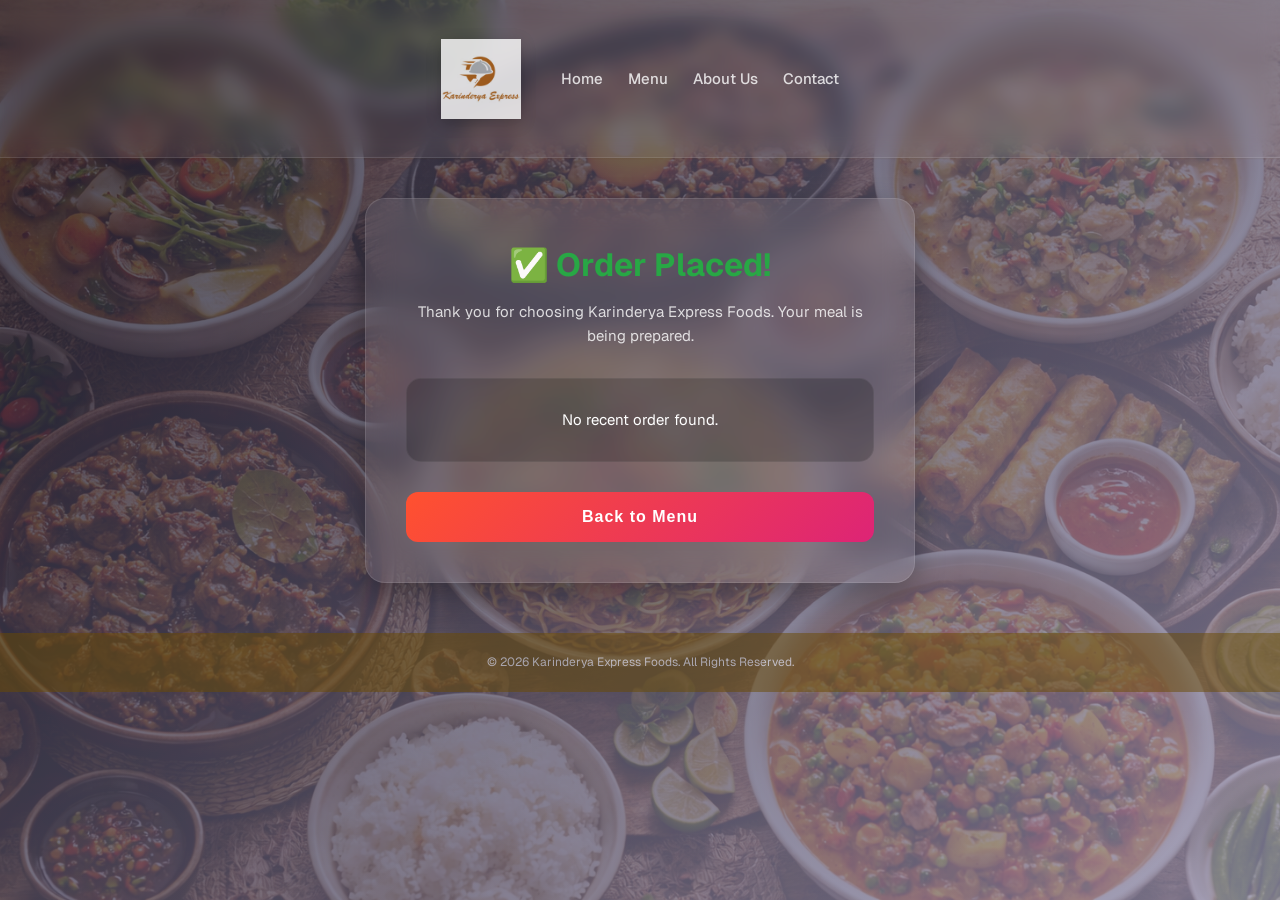
<file: success.html>
<!DOCTYPE html>
  <html lang="en">
  <head>
      <meta charset="UTF-8">
      <meta name="viewport" content="width=device-width, initial-scale=1.0">
      <title>Order Success - Karinderya Express Foods</title>
      
      <link href="https://fonts.googleapis.com/css2?family=Geist:wght@400;500;600&display=swap" rel="stylesheet">
      
      <link rel="stylesheet" href="style.css">

      <style>
          /* ================================================================
            1. CORE BASE STYLES
            ================================================================
          */
          body {
              font-family: 'Geist', sans-serif;
              margin: 0;
              padding: 0;
              background: linear-gradient(135deg, #1f1c2c, #928dab);
              color: #fff;
              min-height: 100vh;
              line-height: 1.6;
          }

          /* ================================================================
            2. FIXED HEADER (MATCHING CONTACT/CHECKOUT)
            ================================================================
          */
          header {
              background: rgba(255, 255, 255, 0.05);
              backdrop-filter: blur(10px);
              -webkit-backdrop-filter: blur(10px);
              border-bottom: 1px solid rgba(255, 255, 255, 0.1);
              position: sticky;
              top: 0;
              z-index: 2000;
              width: 100%;
          }

          .left-nav {
              display: flex;
              align-items: center;
              justify-content: space-between;
              max-width: 1200px;
              margin: auto;
              padding: 15px 20px;
          }

          .left-nav h1 {
              font-size: 24px;
              font-weight: 600;
              margin: 0;
              letter-spacing: -0.5px;
              color: #fff;
          }

          .left-nav ul {
              display: flex;
              gap: 25px;
              list-style: none;
              margin: 0;
              padding: 0;
          }

          .left-nav a {
              color: #fff !important;
              text-decoration: none;
              opacity: 0.8;
              font-size: 15px;
              transition: 0.3s ease;
          }

          .left-nav a:hover {
              opacity: 1 !important;
          }

          /* ================================================================
            3. SUCCESS CARD (MATCHING CONTACT CARD DESIGN)
            ================================================================
          */
          .container {
              max-width: 1200px;
              margin: 40px auto;
              padding: 0 20px;
              display: flex;
              justify-content: center;
          }

          .success-card {
              width: 100%;
              max-width: 550px;
              background: rgba(255, 255, 255, 0.08);
              border-radius: 20px;
              padding: 40px;
              backdrop-filter: blur(15px);
              -webkit-backdrop-filter: blur(15px);
              box-shadow: 0 10px 30px rgba(0, 0, 0, 0.3);
              border: 1px solid rgba(255, 255, 255, 0.1);
              transition: transform 0.3s ease;
              text-align: center;
          }

          .success-card:hover {
              transform: translateY(-5px);
              background: rgba(255, 255, 255, 0.1);
          }

          .success-card h1 {
              margin-top: 0;
              font-size: 32px;
              color: #28a745;
              margin-bottom: 10px;
          }

          .success-card p.thank-you {
              opacity: 0.8;
              margin-bottom: 30px;
              font-size: 15px;
          }

          /* ================================================================
            4. RECEIPT STYLING
            ================================================================
          */
          .order-details {
              text-align: left;
              background: rgba(0, 0, 0, 0.2);
              padding: 25px;
              border-radius: 15px;
              border: 1px solid rgba(255, 255, 255, 0.05);
          }

          .order-details h3 {
              margin: 20px 0 8px 0;
              font-size: 13px;
              text-transform: uppercase;
              letter-spacing: 1px;
              color: rgba(255, 255, 255, 0.5);
          }

          .order-details h3:first-child { margin-top: 0; }

          .order-details p {
              margin: 4px 0;
              font-size: 15px;
          }

          .receipt-divider {
              border-top: 1px dashed rgba(255, 255, 255, 0.2);
              margin: 15px 0;
          }

          .order-item {
              display: flex;
              justify-content: space-between;
              margin: 10px 0;
              font-size: 15px;
          }

          .total-display {
              font-weight: 600;
              text-align: right;
              margin-top: 15px;
              font-size: 24px;
              color: #fff;
          }

          /* ================================================================
            5. BUTTON (MATCHING CHECKOUT GRADIENT)
            ================================================================
          */
          .buy-again-btn {
              width: 100%;
              padding: 16px;
              margin-top: 30px;
              border-radius: 12px;
              border: none;
              background: linear-gradient(135deg, #ff512f, #dd2476);
              color: white;
              font-size: 16px;
              font-weight: bold;
              letter-spacing: 1px;
              cursor: pointer;
              transition: 0.3s;
          }

          .buy-again-btn:hover {
              transform: scale(1.02);
              box-shadow: 0 5px 15px rgba(221, 36, 118, 0.4);
          }

          /* ================================================================
            6. MOBILE RESPONSIVENESS
            ================================================================
          */
          @media (max-width: 768px) {
              .left-nav {
                  flex-direction: column;
                  gap: 15px;
                  padding: 15px 10px;
              }

              .left-nav ul {
                  gap: 15px;
              }

              .container {
                  margin: 20px auto;
              }

              .success-card {
                  padding: 25px;
              }
              
              .success-card h1 {
                  font-size: 28px;
              }
          }

          footer {
              margin-top: 50px;
              text-align: center;
              padding: 20px;
              opacity: 0.5;
              font-size: 12px;
          }

          /* Updated Logo Style */
.nav-logo {
    height: 80px;    /* Increased from 50px to 80px */
    width: auto;     /* Maintains aspect ratio */
    display: block;
    transition: transform 0.3s ease;
    filter: drop-shadow(0px 4px 8px rgba(0,0,0,0.3)); /* Adds depth */
}

.nav-logo:hover {
    transform: scale(1.05);
}

/* Adjust the header to fit the bigger logo */
header {
    background: rgba(255, 255, 255, 0.05);
    backdrop-filter: blur(10px);
    -webkit-backdrop-filter: blur(10px);
    border-bottom: 1px solid rgba(255, 255, 255, 0.1);
    position: sticky;
    top: 0;
    z-index: 2000;
    width: 100%;
    padding: 10px 0; /* Added padding to give the bigger logo room to breathe */
}

.left-nav {
    display: flex;
    align-items: center;
    justify-content: space-between;
    max-width: 1200px;
    margin: auto;
    padding: 0 20px; /* Removed vertical padding here since header handles it */
}
      </style>
  </head>
  <body>

      <header>
          <div class="left-nav">
              <div class="logo-container">
    <a href="index.html">
        <img src="images/LOGO1.jpg" alt="Karinderya Express Logo" class="nav-logo">
    </a>
</div>
              <nav>
                  <ul>
                      <li><a href="index.html">Home</a></li>
                      <li><a href="menu.html">Menu</a></li>
                      <li><a href="aboutus.html">About Us</a></li>
                      <li><a href="contact.html">Contact</a></li>
                  </ul>
              </nav>
          </div>
      </header>

      <div class="container">
          <div class="success-card">
              <h1>✅ Order Placed!</h1>
              <p class="thank-you">Thank you for choosing Karinderya Express Foods. Your meal is being prepared.</p>

              <div class="order-details" id="order-details">
                  </div>
              
              <button class="buy-again-btn" id="buy-again-btn">BUY AGAIN</button>
          </div>
      </div>

      <footer>
          <p>&copy; 2026 Karinderya Express Foods. All Rights Reserved.</p>
      </footer>

      <script>
          const order = JSON.parse(localStorage.getItem("currentOrder"));
          const detailsDiv = document.getElementById("order-details");
          const buyAgainBtn = document.getElementById("buy-again-btn");

          if(order) {
              let itemsHTML = "";
              let total = 0;

              for(let item in order.items) {
                  const itemData = order.items[item];
                  const itemTotal = itemData.price * itemData.qty;
                  total += itemTotal;
                  itemsHTML += `<div class="order-item"><span>${item} (x${itemData.qty})</span> <span>₱${itemTotal.toLocaleString()}</span></div>`;
              }

              detailsDiv.innerHTML = `
                  <h3>Customer Info</h3>
                  <p><strong>${order.customer.name}</strong></p>
                  <p>${order.customer.address}</p>
                  <p>${order.customer.phone}</p>
                  
                  <div class="receipt-divider"></div>
                  
                  <h3>Payment</h3>
                  <p>${order.customer.payment}</p>
                  
                  <div class="receipt-divider"></div>
                  
                  <h3>Order Summary</h3>
                  ${itemsHTML}
                  
                  <div class="receipt-divider"></div>
                  <div class="total-display">Total Paid: ₱${total.toLocaleString()}</div>
              `;

              buyAgainBtn.onclick = function() {
                  localStorage.setItem("cart", JSON.stringify(order.items));
                  window.location.href = "menu.html";
              };

              localStorage.removeItem("currentOrder");
          } else {
              detailsDiv.innerHTML = "<p style='text-align:center;'>No recent order found.</p>";
              buyAgainBtn.innerText = "Back to Menu";
              buyAgainBtn.onclick = function() {
                  window.location.href = "menu.html";
              };
          }
      </script>

  </body>
  </html>
</file>
<file: style.css>
/* --- Reset --- */
* {
  margin: 0;
  padding: 0;
  box-sizing: border-box;
  
}

body {
  font-family: 'Geist', sans-serif;
  background: #fff8f0;
  color: #333;
  line-height: 1.6;
}

a {
  text-decoration: none;
  color: inherit;
}

/* --- Navigation Bar --- */
header {
  background-color: white;
  
  padding: 0 40px;
  display: flex;
  justify-content: space-between;
  align-items: center;
  
  width: 100%;
  max-width: 1642px;
  height: 158px;
  margin: 0 auto;
  box-shadow: 0px -2px 3px #614104;
}

header h1 {
  font-size: 32px;
  color : black;
  font-weight: 500;
}
.left-nav{
  display: flex;
  align-items: center;
  gap: 40px;
}

nav ul {
  list-style: none;
  display: flex;
  gap: 50px;
  align-items: center;
}

#checkout-btn a{
  font-size: 32px;
  font-weight: 500;
  color: white;
  text-decoration: none;

  background: #4a3203;
  padding: 8px 15px;
  border-radius: 5px;

  display: flex;
  align-items: center;
  gap: 5px;
}

#checkout-btn{
  list-style: none;
  display: flex;
  align-items: center;

  margin-left: auto;
}

nav ul li a {
  color: black;
  font-size: 32px;
  font-weight: 500;
  text-decoration: none;
  transition: 0.3s;
}

nav ul li a:hover {
  color: #614104;
}


nav ul li#checkout-btn a:hover {
  background: #4a3203 ;
}

/* --- Hero Section --- */
.hero {
  background-image: url("images/hero.png");
  height: 50vh;
  display: flex;
  align-items: center;
  padding: 50px;
  color: white;
  position: relative;

}

.btn:hover {
  background: darkorange;
  transform: translateY(-2px);
  transition: 0.3s;
}

.hero::before {
  content: "";
  position: absolute;
  inset: 0;
  background: rgba(0,0,0,0.4); 
}

.hero-text {
  position: relative;
  z-index: 2;
}

.hero h1 {
  font-size: clamp(32px, 5vw, 72px);   
  font-weight: 900; 
  line-height: 1.1;
  max-width: 700px;
}


.btn {
  display: inline-block;
  margin-top: 20px;
  padding: 12px 28px;
  background: orange;
  color: white;
  text-decoration: none;
  border-radius: 8px;
  font-weight: 600;
}

/* --- Our Popular Dishes --- */

.popular{
  padding: 80px 100px;
  margin-top: 70px;
}

.popular h2{
  font-family: 'Gantari', sans-serif;
  font-weight: 700;
  font-size: clamp(40px, 6vw, 96px); 
  margin-bottom: 90px;
}

.dish{
  flex: 1;
  min-width: 180px;
  text-align: center;
  color: white;
  padding-top: 40px;
}

.dish-container{
  display: flex;
  justify-content: space-between;
  gap: 30px;
  background: #4a3203;
  padding: 60px 40px 40px;
  border-radius: 20px;
  flex-wrap: nowrap;
  overflow: visible;
}

.dish h3 {
  font-family: 'Fira Sans', sans-serif;
  font-weight: 600;
  font-size: 40px;
  
}

.dish p{
  font-family: 'Gantari', sans-serif;
  font-weight: 300;
  font-style: italic;
  font-size: 32px;
  
  margin-top: 5px;
}

.dish img {
  width: 180px;
  height: 180px;
  object-fit: cover;
  border-radius: 50%;
  box-shadow: 0 10px 20px rgba(0,0,0,0.3);

  margin-top: -180px;
}

/* --- Craving Comfort Food? --- */
.feature {
  display: flex;
  align-items: flex-end;
  justify-content: space-between;
  padding: 50px;
  gap: 30px;

  margin-top: 100px;
}

.feature img {
  height: 660px;
  width: 936px;
  max-width: 100%;
  flex-shrink: 0;
}

.feature-text {
  flex: 1;
  align-self: flex-end;
  margin-bottom: 50px; 
}

.feature-text h2 {
  font-size: 40px;
  font-weight: bold;
  font-family: "Gantari", sans-serif;
}

.feature-text p {
  font-size: 27px;
  font-weight: normal;
  font-family: "Gantari", sans-serif;
}

/* Features */
.services {
  display: grid;
  grid-template-columns: repeat(2, 1fr);
  gap: 20px;
  padding: 50px;
  margin-top: 100px;
}

.card {
  background: #eee;
  padding: 20px;
  border-radius: 10px;
  text-align: center;
}

.home .card h3 {
  font-size: 40px;
  font-weight: bold;
  font-family: "Gantari", sans-serif;
}
.card p {
  font-size: 27px;
  font-weight: normal;
  font-family: "Gantari", sans-serif;
}

.card img {
  width: 100%;
  height: 400px;
  object-fit: cover;
  border-radius: 10px;
}

/* FOOTER */
footer {
  background: #6b4b00;
  color: white;
  padding: 30px;
  text-align: center;
  margin-top: 250px;
}





/* --- Menu Section --- */
.menu {
  padding: 2rem;
  text-align: center;
}

.menu h2 {
  font-size: 2rem;
  margin-bottom: 1.5rem;
}

.menu-items {
  display: grid;
  grid-template-columns: repeat(auto-fit, minmax(250px, 1fr));
  gap: 2rem;
}

.menu-item {
  background: #fff;
  padding: 1rem;
  border-radius: 10px;
  box-shadow: 0 4px 8px rgba(0,0,0,0.1);
  transition: transform 0.3s;
}

.menu-item:hover {
  transform: translateY(-5px);
}

.menu-item img {
  width: 100%;
  border-radius: 10px;
}

.menu-item h3 {
  margin: 0.5rem 0;
  color: #ff6347;
}

.menu-item p {
  font-size: 0.9rem;
  color: #555;
}

.menu-item span {
  font-weight: bold;
  color: #333;
  display: block;
  margin: 0.5rem 0;
}

.menu-item button {
  background: #ff6347;
  color: white;
  border: none;
  padding: 0.5rem 1rem;
  border-radius: 5px;
  cursor: pointer;
  transition: 0.3s;
}

.menu-item button:hover {
  background: #e5533d;
}

/* --- Cart Section (for checkout.html) --- */
#cart {
  position: fixed;
  top: 80px;
  right: 20px;
  width: 300px;
  max-height: 80vh;
  background: #fff;
  padding: 1rem;
  border-radius: 10px;
  box-shadow: 0 4px 15px rgba(0,0,0,0.2);
  overflow-y: auto;
  z-index: 2000;
}

#cart h3 {
  text-align: center;
  margin-bottom: 1rem;
  color: #ff6347;
}

.cart-item {
  display: flex;
  justify-content: space-between;
  align-items: center;
  margin-bottom: 0.5rem;
}

.cart-item span {
  margin: 0 5px;
}

.cart-item button {
  background: #ff6347;
  color: white;
  border: none;
  border-radius: 3px;
  padding: 0.2rem 0.5rem;
  cursor: pointer;
}

.cart-item button:hover {
  background: #e5533d;
}

#cart-total {
  font-weight: bold;
  margin-top: 1rem;
  text-align: center;
}

#clear-cart {
  margin-top: 0.5rem;
  background: #333;
  color: #fff;
  width: 100%;
  padding: 0.5rem;
  border-radius: 5px;
  cursor: pointer;
}

#clear-cart:hover {
  background: #555;
}

/* --- Responsive --- */
@media(max-width:768px){
  header {
    flex-direction: column;
    gap: 0.5rem;
  }
  .hero h2 {
    font-size: 2rem;
  }
  #cart {
    position: static;
    width: 90%;
    margin: 1rem auto;
  }
  .menu-items {
    gap: 1rem;
  }
}

/* Checkout button */
#checkout-btn a {
  display: flex;
  align-items: center;
  gap: 5px;
  background: white;
  color: brown;
  padding: 0.4rem 0.8rem;
  border-radius: 5px;
  font-weight: bold;
  transition: all 0.3s ease;
}

/* Hover effect */
#checkout-btn a:hover {
  background: brown; /* nav button becomes orange */
  color: white;         /* text becomes white */
}

/* Change cart icon fill on hover */
#checkout-btn a:hover svg {
  fill: white;           /* cart turns white on hover */
}
.checkout-btn {
  width: 100%;
  padding: 10px;
  background: #28a745;
  color: white;
  border: none;
  margin-top: 10px;
  border-radius: 5px;
  cursor: pointer;
  font-size: 16px;
}

.checkout-btn:hover {
  background: #218838;
}

/* Container for buttons */
.cart-actions {
  display: flex;
  gap: 10px;
  margin-top: 15px;
}

/* Base style for both buttons to ensure they are the same height */
.clear-btn, .checkout-btn {
  flex: 1; /* Makes them equal width */
  padding: 10px;
  border: none;
  border-radius: 5px;
  cursor: pointer;
  font-weight: bold;
}

/* Red for Checkout */
.checkout-btn {
  background: #ff4d4d;
  color: white;
}

/* Gray/Muted for Clear */
.clear-btn {
  background: #ddd;
  color: #333;
}

.clear-btn:hover {
  background: #bbb;
}




.qty-btn {
  cursor: pointer;
  padding: 2px 6px;
  background: #ddd;
  border-radius: 3px;
  margin-left: 5px;
}


/* Modal Overlay - Darkens the background */
.modal-overlay {
  display: none; /* Hidden by default */
  position: fixed;
  top: 0;
  left: 0;
  width: 100%;
  height: 100%;
  background: rgba(0, 0, 0, 0.5);
  z-index: 2000; /* Higher than the cart */
  justify-content: center;
  align-items: center;
}

/* The Box in the Middle */
.modal-content {
  background: white;
  padding: 30px;
  border-radius: 15px;
  text-align: center;
  width: 90%;
  max-width: 350px;
  box-shadow: 0 10px 30px rgba(0,0,0,0.2);
  animation: fadeIn 0.2s ease-out;
}

@keyframes fadeIn {
  from { transform: scale(0.9); opacity: 0; }
  to { transform: scale(1); opacity: 1; }
}

.modal-btns {
  display: flex;
  gap: 15px;
  margin-top: 20px;
}

.modal-btns button {
  flex: 1;
  padding: 12px;
  border: none;
  border-radius: 8px;
  cursor: pointer;
  font-weight: bold;
}

.cancel-btn { background: #eee; color: #333; }
.confirm-btn { background: #ff4d4d; color: white; }

.cancel-btn:hover { background: #ddd; }
.confirm-btn:hover { background: #e63939; }


/* Animation for the card "pop" */
@keyframes card-pop {
  0% { transform: scale(1); }
  50% { transform: scale(1.05); }
  100% { transform: scale(1); }
}

.card-active {
  animation: card-pop 0.3s ease-out;
  border: 1px solid #ff4d4d; /* Brief highlight */
}

/* Success state for the button */
.add-btn.success {
  background-color: #28a745 !important; /* Green */
  transition: 0.2s;
}

/* FLYING IMAGE */
.flying-img {
  position: fixed;
  width: 60px;
  height: 60px;
  pointer-events: none;
  z-index: 9999;
  transition: all 0.7s ease;
  border-radius: 50%;
}




.menu {
  flex: 3; /* Takes up most of the space */
}

.cart {
  /* Fix the width here */
  width: 300px; 
  flex: 0 0 300px; /* Prevents it from growing or shrinking */
  
  /* Sticky behavior */
  position: sticky;
  top: 20px;
  
  /* Internal Scrolling logic */
  max-height: 80vh; 
  display: flex;
  flex-direction: column;
  
  /* Visuals */
  border: 1px solid #ddd;
  padding: 15px;
  background: #fff;
  border-radius: 12px;
  box-shadow: 0 4px 10px rgba(0,0,0,0.1);
}

#cart-items {
  flex: 1; 
  overflow-y: auto; /* The separate scroll for foods */
  margin: 10px 0;
  padding-right: 8px;
}

/* Ensure buttons stay at the bottom */
.cart h3, 
.cart-actions {
  flex-shrink: 0;
  border-top: 1px solid #eee;
  padding-top: 10px;
}

body {
  font-family: Arial, sans-serif;
  margin: 0;
  position: relative; /* Necessary for the background layer */
  min-height: 100vh;
  background-color: #f0f2f5; /* fallback color */
}

/* The Background Layer */
body::before {
  content: "";
  position: fixed; /* Stays put while you scroll */
  top: 0;
  left: 0;
  width: 100%;
  height: 100%;
  
  /* Replace with your image path */
  background-image: url('images/hero.png'); 
  background-size: cover;
  background-position: center;
  
  /* CONTROL TRANSPARENCY HERE */
  opacity: 0.2; /* 0.1 is subtle, 0.5 is strong */
  
  z-index: -1; /* Puts it behind everything */
  pointer-events: none; /* Ensures you can still click buttons through it */
}

/* Ensure your containers have a slight background to stay readable */
.main-container {
  display: flex;
  gap: 20px;
  padding: 20px;
  align-items: flex-start;
  z-index: 1; 
}

/* Make sure the cart stands out against the background */
.cart {
  background: rgba(255, 255, 255, 0.95); /* Slight transparency for the cart box itself */
  backdrop-filter: blur(5px); /* Optional: glass effect */
  border: 1px solid rgba(0,0,0,0.1);
}





.menu-card {
  background: white;
  border-radius: 15px;
  padding: 10px;
  display: flex;
  flex-direction: column;
  height: 300px;
}

.menu-card img {
  width: 100%;
  height: 140px;
  object-fit: cover;
  border-radius: 10px;
}

.menu-card-content {
  flex: 1;
  display: flex;
  flex-direction: column;
  justify-content: space-between;
  text-align: center;
}

.menu-page .menu-card h3 {
  font-size: 16px;

  display: -webkit-box;
  -webkit-box-orient: vertical;
  overflow: hidden;
}

.menu-card .add-btn {
  margin-top: 10px;
}


.add-btn.success {
  background-color: #28a745 !important;
}


/* FIX CART ITEM LAYOUT */
.cart-item {
  display: flex;
  justify-content: space-between;
  align-items: center;
  gap: 10px;
  margin-bottom: 10px;
}

/* LEFT SIDE TEXT */
.cart-name {
  flex: 1;
  font-size: 14px;
  word-break: break-word;
}

/* RIGHT SIDE BUTTONS */
.cart-controls {
  display: flex;
  gap: 5px;
  flex-shrink: 0; /* prevents squishing */
}

/* BUTTON STYLE (override old .qty-btn look) */
.cart-controls button {
  width: 26px;
  height: 26px;
  border: none;
  border-radius: 5px;
  cursor: pointer;
  font-weight: bold;
  color: white;
}

/* DECREASE (RED) */
.cart-controls button:first-child {
  background: #ff4d4d;
}

.cart-controls button:first-child:hover {
  background: #e63939;
}

/* INCREASE (GREEN) */
.cart-controls button:last-child {
  background: #28a745;
}

.cart-controls button:last-child:hover {
  background: #218838;
}


/* DEFAULT STATE (for smoothness) */
.cart-item {
  transition: all 0.3s ease;
}
</file>
